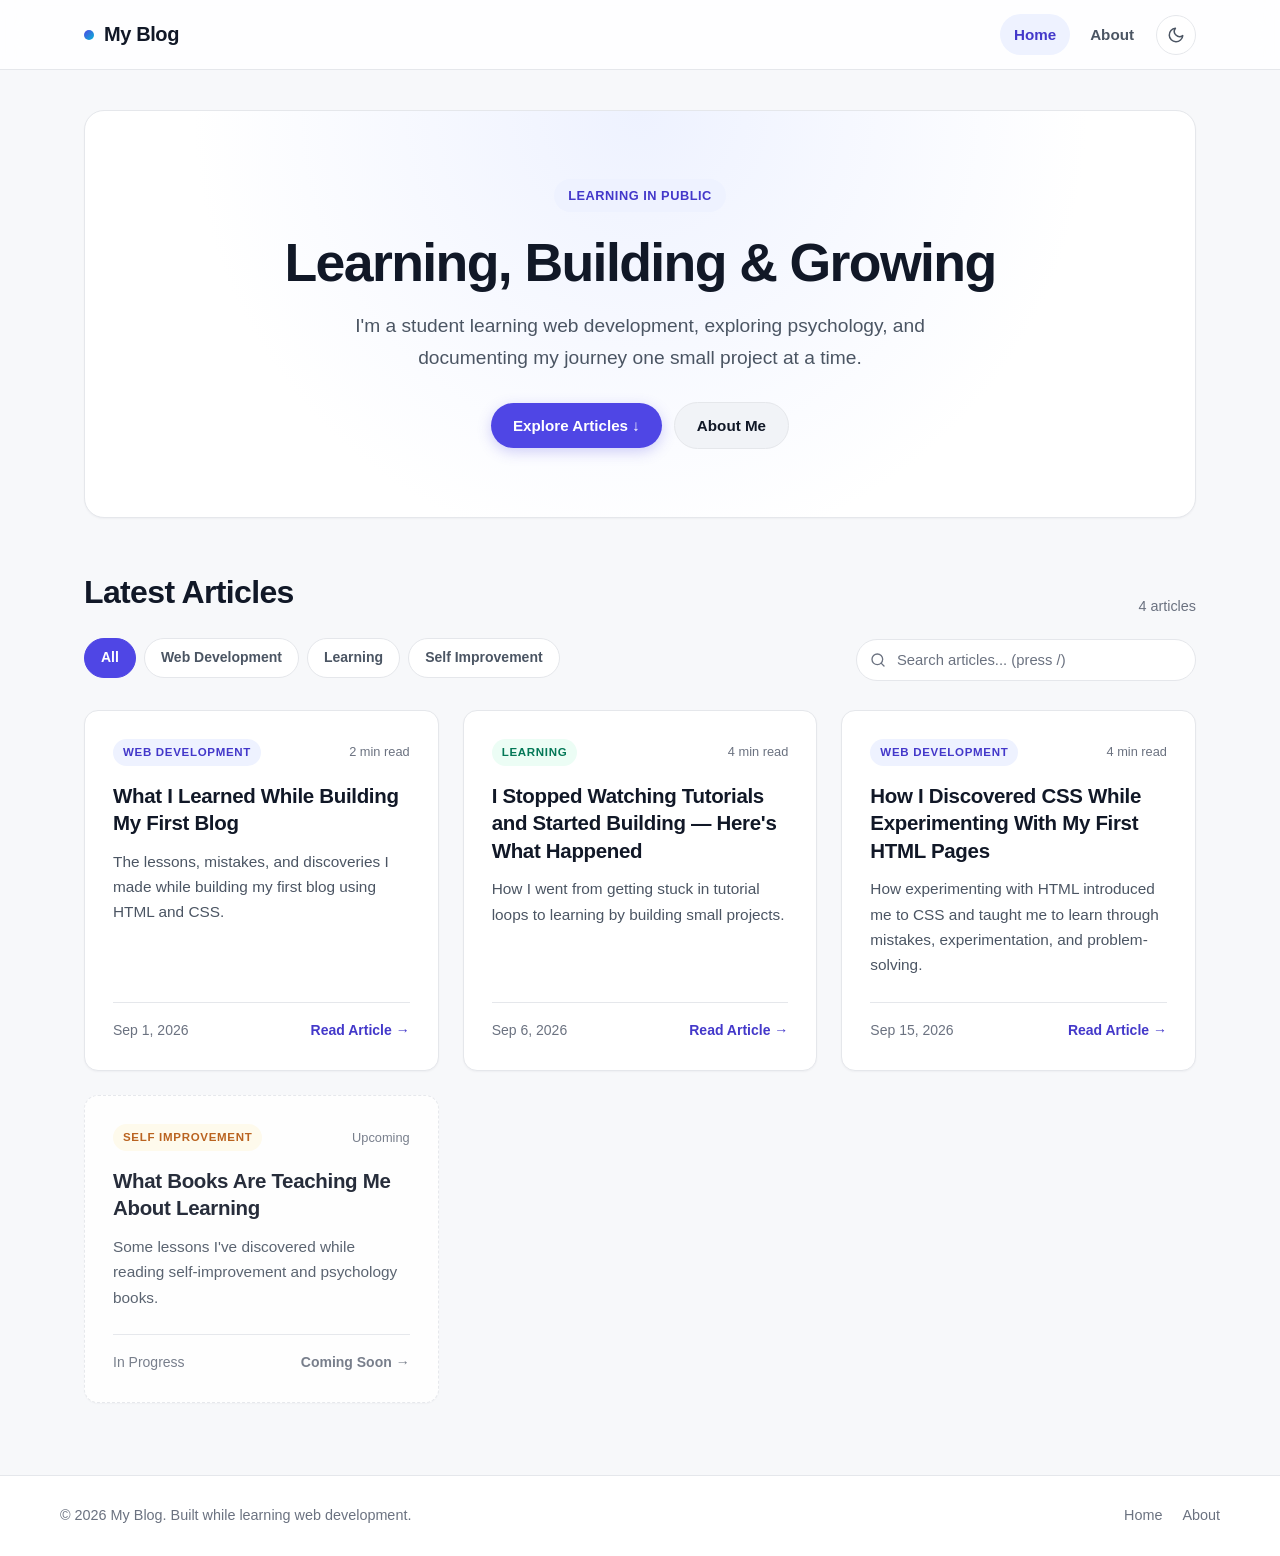
<file: index.html>
<!DOCTYPE html>
<html lang="en">

<head>
    <meta charset="UTF-8">
    <meta name="viewport" content="width=device-width, initial-scale=1.0">
    <meta name="description" content="A student blog about learning web development, exploring psychology, and building projects in public.">
    <title>My Blog | Learning Web Development</title>
    <script>
        (function () {
            var t = localStorage.getItem("blog-theme") || (window.matchMedia("(prefers-color-scheme: dark)").matches ? "dark" : "light");
            document.documentElement.setAttribute("data-theme", t);
        })();
    </script>
    <link rel="stylesheet" href="css/style.css?v=3">
</head>

<body>

    <header>
        <div class="header-container">
            <a href="index.html" class="brand">
                <span class="brand-dot" aria-hidden="true"></span>
                <span>My Blog</span>
            </a>

            <div class="header-actions">
                <nav id="main-nav" aria-label="Primary navigation">
                    <a href="index.html" class="active">Home</a>
                    <a href="about.html">About</a>
                </nav>

                <button type="button" id="theme-toggle" class="icon-btn" aria-label="Toggle dark mode" title="Toggle theme"></button>

                <button type="button" id="menu-toggle" class="icon-btn menu-toggle" aria-label="Toggle navigation menu" aria-expanded="false" aria-controls="main-nav">
                    <svg width="20" height="20" viewBox="0 0 24 24" fill="none" stroke="currentColor" stroke-width="2" stroke-linecap="round" stroke-linejoin="round" aria-hidden="true">
                        <line x1="3" y1="6" x2="21" y2="6"></line>
                        <line x1="3" y1="12" x2="21" y2="12"></line>
                        <line x1="3" y1="18" x2="21" y2="18"></line>
                    </svg>
                </button>
            </div>
        </div>
    </header>

    <main>
        <section class="hero">
            <div class="hero-content">
                <span class="hero-badge">Learning in Public</span>
                <h1>Learning, Building &amp; Growing</h1>
                <p>
                    I'm a student learning web development, exploring psychology, and documenting my journey one small project at a time.
                </p>
                <div class="hero-cta">
                    <a href="#articles" class="btn btn-primary">Explore Articles ↓</a>
                    <a href="about.html" class="btn btn-secondary">About Me</a>
                </div>
            </div>
        </section>

        <section id="articles" class="latest-articles">
            <div class="section-header">
                <h2>Latest Articles</h2>
                <span id="article-count" class="article-count">4 articles</span>
            </div>

            <div class="controls-bar">
                <div class="filter-pills" role="group" aria-label="Filter articles by category">
                    <button type="button" class="filter-pill active" data-filter="all">All</button>
                    <button type="button" class="filter-pill" data-filter="web-development">Web Development</button>
                    <button type="button" class="filter-pill" data-filter="learning">Learning</button>
                    <button type="button" class="filter-pill" data-filter="self-improvement">Self Improvement</button>
                </div>

                <div class="search-box">
                    <svg width="16" height="16" viewBox="0 0 24 24" fill="none" stroke="currentColor" stroke-width="2" stroke-linecap="round" stroke-linejoin="round" aria-hidden="true">
                        <circle cx="11" cy="11" r="8"></circle>
                        <line x1="21" y1="21" x2="16.65" y2="16.65"></line>
                    </svg>
                    <input type="search" id="article-search" class="search-input" placeholder="Search articles... (press /)" aria-label="Search articles">
                    <button type="button" id="search-clear" class="search-clear" aria-label="Clear search">×</button>
                </div>
            </div>

            <div class="article-grid">

                <article class="article-card" data-category="web-development">
                    <div class="card-top">
                        <span class="category" data-cat="web-development">Web Development</span>
                        <span class="read-time">2 min read</span>
                    </div>
                    <h3>What I Learned While Building My First Blog</h3>
                    <p>
                        The lessons, mistakes, and discoveries I made while building my first blog using HTML and CSS.
                    </p>
                    <div class="card-footer">
                        <span class="card-date">Sep 1, 2026</span>
                        <a class="read-more" href="building-my-first-blog.html">Read Article →</a>
                    </div>
                </article>

                <article class="article-card" data-category="learning">
                    <div class="card-top">
                        <span class="category" data-cat="learning">Learning</span>
                        <span class="read-time">4 min read</span>
                    </div>
                    <h3>I Stopped Watching Tutorials and Started Building — Here's What Happened</h3>
                    <p>
                        How I went from getting stuck in tutorial loops to learning by building small projects.
                    </p>
                    <div class="card-footer">
                        <span class="card-date">Sep 6, 2026</span>
                        <a class="read-more" href="article-2.html">Read Article →</a>
                    </div>
                </article>

                <article class="article-card" data-category="web-development">
                    <div class="card-top">
                        <span class="category" data-cat="web-development">Web Development</span>
                        <span class="read-time">4 min read</span>
                    </div>
                    <h3>How I Discovered CSS While Experimenting With My First HTML Pages</h3>
                    <p>
                        How experimenting with HTML introduced me to CSS and taught me to learn through mistakes, experimentation, and problem-solving.
                    </p>
                    <div class="card-footer">
                        <span class="card-date">Sep 15, 2026</span>
                        <a class="read-more" href="article-3.html">Read Article →</a>
                    </div>
                </article>

                <article class="article-card coming-soon" data-category="self-improvement">
                    <div class="card-top">
                        <span class="category" data-cat="self-improvement">Self Improvement</span>
                        <span class="read-time">Upcoming</span>
                    </div>
                    <h3>What Books Are Teaching Me About Learning</h3>
                    <p>
                        Some lessons I've discovered while reading self-improvement and psychology books.
                    </p>
                    <div class="card-footer">
                        <span class="card-date">In Progress</span>
                        <a class="read-more" href="#" data-coming-soon>Coming Soon →</a>
                    </div>
                </article>

            </div>

            <div id="empty-state" class="empty-state" role="status" aria-live="polite">
                <h3>No matching articles found</h3>
                <p>Try a different keyword or clear the category filter.</p>
                <button type="button" id="reset-filters" class="btn btn-secondary">Reset Filters</button>
            </div>
        </section>
    </main>

    <footer>
        <div class="footer-container">
            <p>© 2026 My Blog. Built while learning web development.</p>
            <div class="footer-links">
                <a href="index.html">Home</a>
                <a href="about.html">About</a>
            </div>
        </div>
    </footer>

    <button type="button" id="back-to-top" class="back-to-top" aria-label="Back to top" title="Back to top">
        <svg width="20" height="20" viewBox="0 0 24 24" fill="none" stroke="currentColor" stroke-width="2.2" stroke-linecap="round" stroke-linejoin="round" aria-hidden="true">
            <polyline points="18 15 12 9 6 15"></polyline>
        </svg>
    </button>

    <div id="toast" class="toast" role="status" aria-live="polite"></div>

    <script src="js/main.js" defer></script>
</body>

</html>
</file>
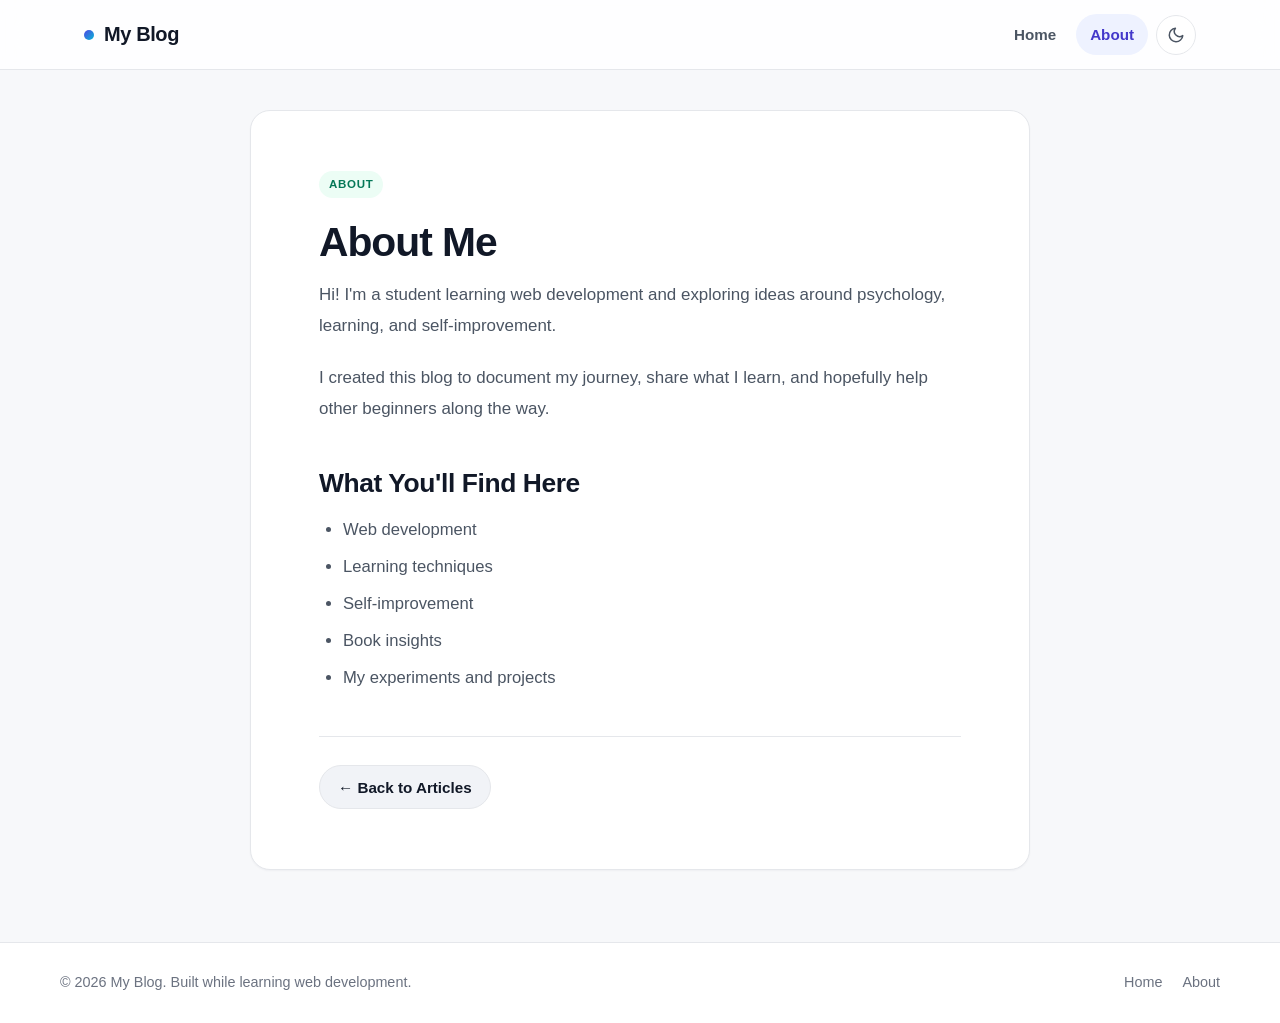
<file: about.html>
<!DOCTYPE html>
<html lang="en">

<head>
    <meta charset="UTF-8">
    <meta name="viewport" content="width=device-width, initial-scale=1.0">
    <meta name="description" content="About me — a student learning web development, psychology, and self-improvement.">
    <title>About | My Blog</title>
    <script>
        (function () {
            var t = localStorage.getItem("blog-theme") || (window.matchMedia("(prefers-color-scheme: dark)").matches ? "dark" : "light");
            document.documentElement.setAttribute("data-theme", t);
        })();
    </script>
    <link rel="stylesheet" href="css/style.css?v=3">
</head>

<body>

    <header>
        <div class="header-container">
            <a href="index.html" class="brand">
                <span class="brand-dot" aria-hidden="true"></span>
                <span>My Blog</span>
            </a>

            <div class="header-actions">
                <nav id="main-nav" aria-label="Primary navigation">
                    <a href="index.html">Home</a>
                    <a href="about.html" class="active">About</a>
                </nav>

                <button type="button" id="theme-toggle" class="icon-btn" aria-label="Toggle dark mode" title="Toggle theme"></button>

                <button type="button" id="menu-toggle" class="icon-btn menu-toggle" aria-label="Toggle navigation menu" aria-expanded="false" aria-controls="main-nav">
                    <svg width="20" height="20" viewBox="0 0 24 24" fill="none" stroke="currentColor" stroke-width="2" stroke-linecap="round" stroke-linejoin="round" aria-hidden="true">
                        <line x1="3" y1="6" x2="21" y2="6"></line>
                        <line x1="3" y1="12" x2="21" y2="12"></line>
                        <line x1="3" y1="18" x2="21" y2="18"></line>
                    </svg>
                </button>
            </div>
        </div>
    </header>

    <main>
        <article class="full-article">
            <div class="article-meta-bar">
                <span class="category" data-cat="learning">About</span>
            </div>

            <h2>About Me</h2>

            <p>
                Hi! I'm a student learning web development and exploring ideas around psychology, learning, and self-improvement.
            </p>

            <p>
                I created this blog to document my journey, share what I learn, and hopefully help other beginners along the way.
            </p>

            <h3>What You'll Find Here</h3>

            <ul>
                <li>Web development</li>
                <li>Learning techniques</li>
                <li>Self-improvement</li>
                <li>Book insights</li>
                <li>My experiments and projects</li>
            </ul>

            <div class="article-nav-footer">
                <a href="index.html" class="back-link">← Back to Articles</a>
            </div>
        </article>
    </main>

    <footer>
        <div class="footer-container">
            <p>© 2026 My Blog. Built while learning web development.</p>
            <div class="footer-links">
                <a href="index.html">Home</a>
                <a href="about.html">About</a>
            </div>
        </div>
    </footer>

    <button type="button" id="back-to-top" class="back-to-top" aria-label="Back to top" title="Back to top">
        <svg width="20" height="20" viewBox="0 0 24 24" fill="none" stroke="currentColor" stroke-width="2.2" stroke-linecap="round" stroke-linejoin="round" aria-hidden="true">
            <polyline points="18 15 12 9 6 15"></polyline>
        </svg>
    </button>

    <div id="toast" class="toast" role="status" aria-live="polite"></div>

    <script src="js/main.js" defer></script>
</body>

</html>
</file>
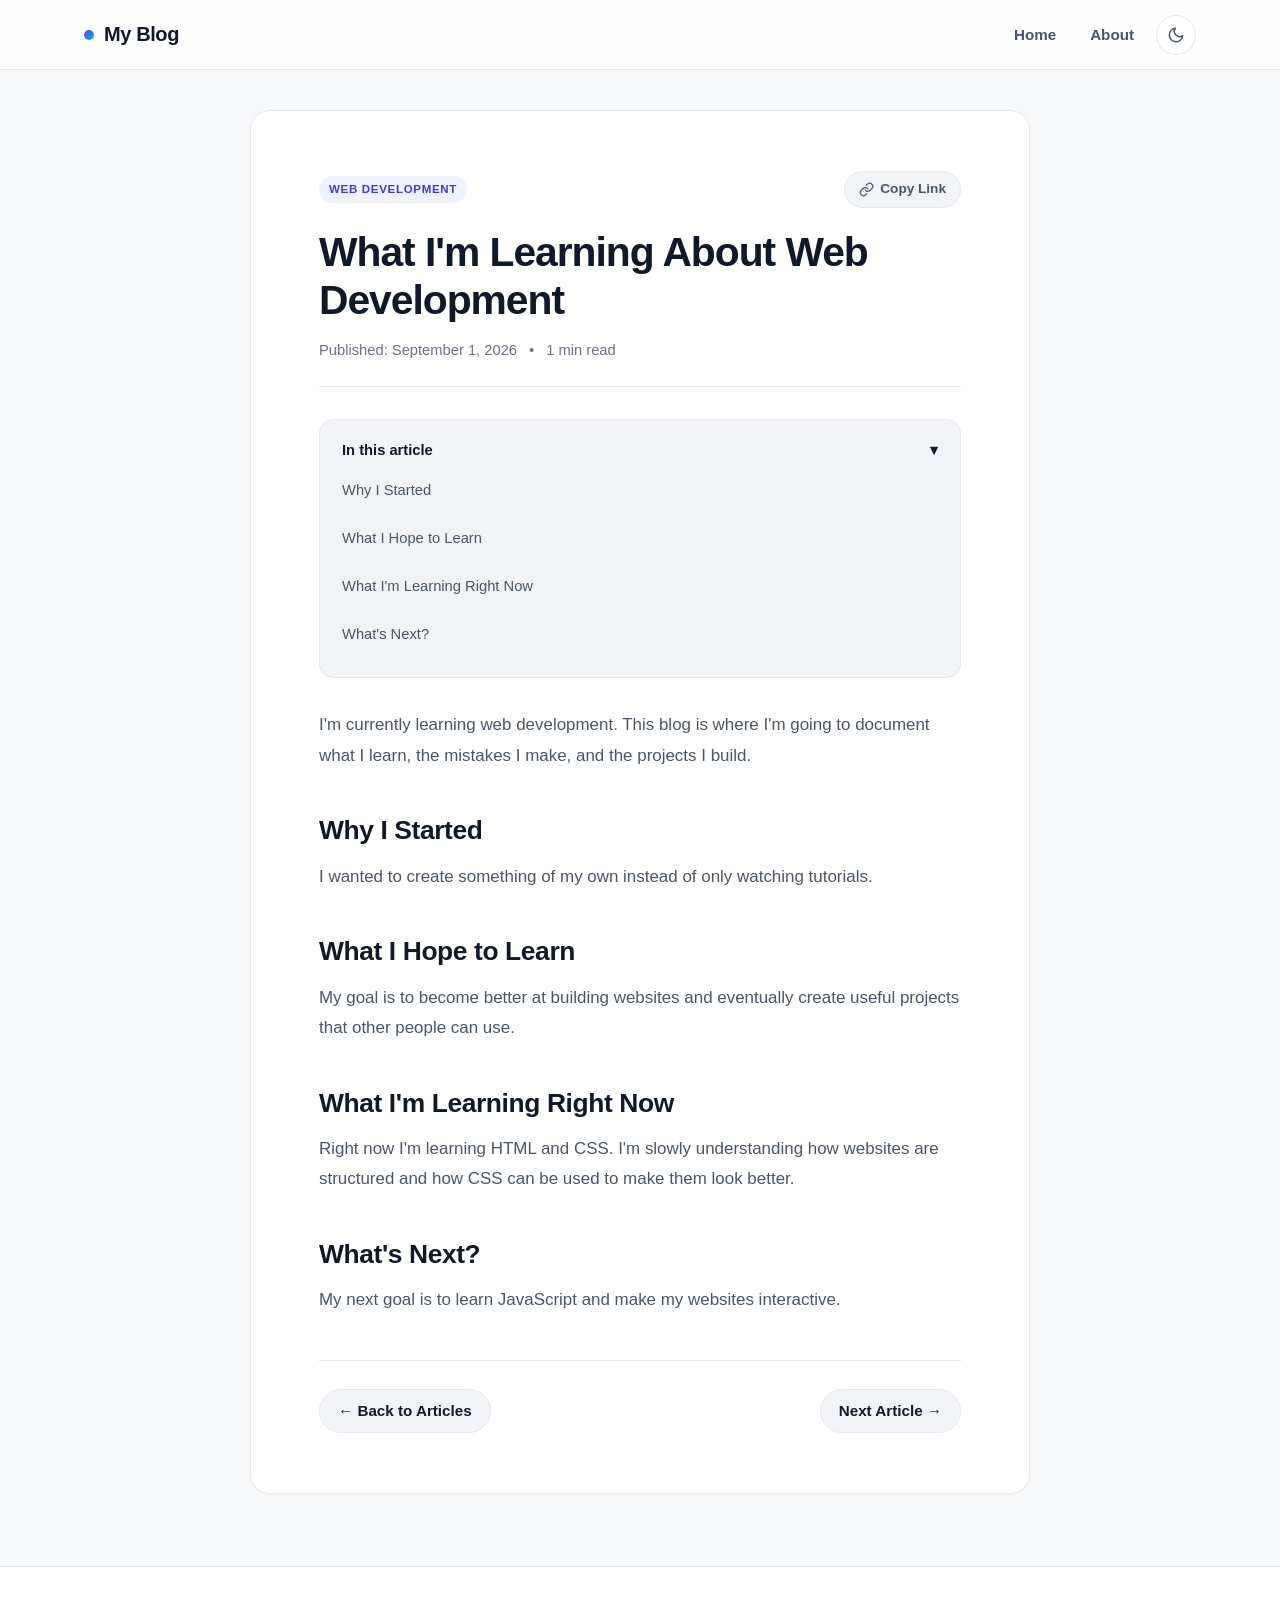
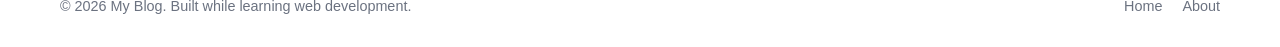
<file: article-1.html>
<!DOCTYPE html>
<html lang="en">

<head>
    <meta charset="UTF-8">
    <meta name="viewport" content="width=device-width, initial-scale=1.0">
    <meta name="description" content="What I learned, what confused me, and what changed when I built my first blog using HTML and CSS.">
    <meta name="author" content="Isagi">
    <link rel="canonical" href="https://isagi398.github.io/building-my-first-blog.html">
    <title>What I'm Learning About Web Development | My Blog</title>
    <script>
        (function () {
            var t = localStorage.getItem("blog-theme") || (window.matchMedia("(prefers-color-scheme: dark)").matches ? "dark" : "light");
            document.documentElement.setAttribute("data-theme", t);
        })();
    </script>
    <link rel="stylesheet" href="css/style.css?v=3">
</head>

<body>
    <div id="reading-progress" class="reading-progress" aria-hidden="true"></div>

    <header>
        <div class="header-container">
            <a href="index.html" class="brand">
                <span class="brand-dot" aria-hidden="true"></span>
                <span>My Blog</span>
            </a>

            <div class="header-actions">
                <nav id="main-nav" aria-label="Primary navigation">
                    <a href="index.html">Home</a>
                    <a href="about.html">About</a>
                </nav>

                <button type="button" id="theme-toggle" class="icon-btn" aria-label="Toggle dark mode" title="Toggle theme"></button>

                <button type="button" id="menu-toggle" class="icon-btn menu-toggle" aria-label="Toggle navigation menu" aria-expanded="false" aria-controls="main-nav">
                    <svg width="20" height="20" viewBox="0 0 24 24" fill="none" stroke="currentColor" stroke-width="2" stroke-linecap="round" stroke-linejoin="round" aria-hidden="true">
                        <line x1="3" y1="6" x2="21" y2="6"></line>
                        <line x1="3" y1="12" x2="21" y2="12"></line>
                        <line x1="3" y1="18" x2="21" y2="18"></line>
                    </svg>
                </button>
            </div>
        </div>
    </header>

    <main>
        <article class="full-article">
            <div class="article-meta-bar">
                <span class="category" data-cat="web-development">Web Development</span>
                <button type="button" id="share-article" class="share-btn">
                    <svg width="15" height="15" viewBox="0 0 24 24" fill="none" stroke="currentColor" stroke-width="2" stroke-linecap="round" stroke-linejoin="round" aria-hidden="true">
                        <path d="M10 13a5 5 0 0 0 7.54.54l3-3a5 5 0 0 0-7.07-7.07l-1.72 1.71"></path>
                        <path d="M14 11a5 5 0 0 0-7.54-.54l-3 3a5 5 0 0 0 7.07 7.07l1.71-1.71"></path>
                    </svg>
                    <span>Copy Link</span>
                </button>
            </div>

            <h2>What I'm Learning About Web Development</h2>

            <div class="article-byline">
                <span>Published: September 1, 2026</span>
                <span>•</span>
                <span id="article-read-time">1 min read</span>
            </div>

            <div id="article-toc" class="toc-box" hidden></div>

            <p>
                I'm currently learning web development. This blog is where I'm going to document what I learn, the mistakes I make, and the projects I build.
            </p>

            <h3>Why I Started</h3>
            <p>
                I wanted to create something of my own instead of only watching tutorials.
            </p>

            <h3>What I Hope to Learn</h3>
            <p>
                My goal is to become better at building websites and eventually create useful projects that other people can use.
            </p>

            <h3>What I'm Learning Right Now</h3>
            <p>
                Right now I'm learning HTML and CSS. I'm slowly understanding how websites are structured and how CSS can be used to make them look better.
            </p>

            <h3>What's Next?</h3>
            <p>
                My next goal is to learn JavaScript and make my websites interactive.
            </p>

            <div class="article-nav-footer">
                <a href="index.html" class="back-link">← Back to Articles</a>
                <a href="article-2.html" class="back-link">Next Article →</a>
            </div>
        </article>
    </main>

    <footer>
        <div class="footer-container">
            <p>© 2026 My Blog. Built while learning web development.</p>
            <div class="footer-links">
                <a href="index.html">Home</a>
                <a href="about.html">About</a>
            </div>
        </div>
    </footer>

    <button type="button" id="back-to-top" class="back-to-top" aria-label="Back to top" title="Back to top">
        <svg width="20" height="20" viewBox="0 0 24 24" fill="none" stroke="currentColor" stroke-width="2.2" stroke-linecap="round" stroke-linejoin="round" aria-hidden="true">
            <polyline points="18 15 12 9 6 15"></polyline>
        </svg>
    </button>

    <div id="toast" class="toast" role="status" aria-live="polite"></div>

    <script src="js/main.js" defer></script>
</body>

</html>
</file>
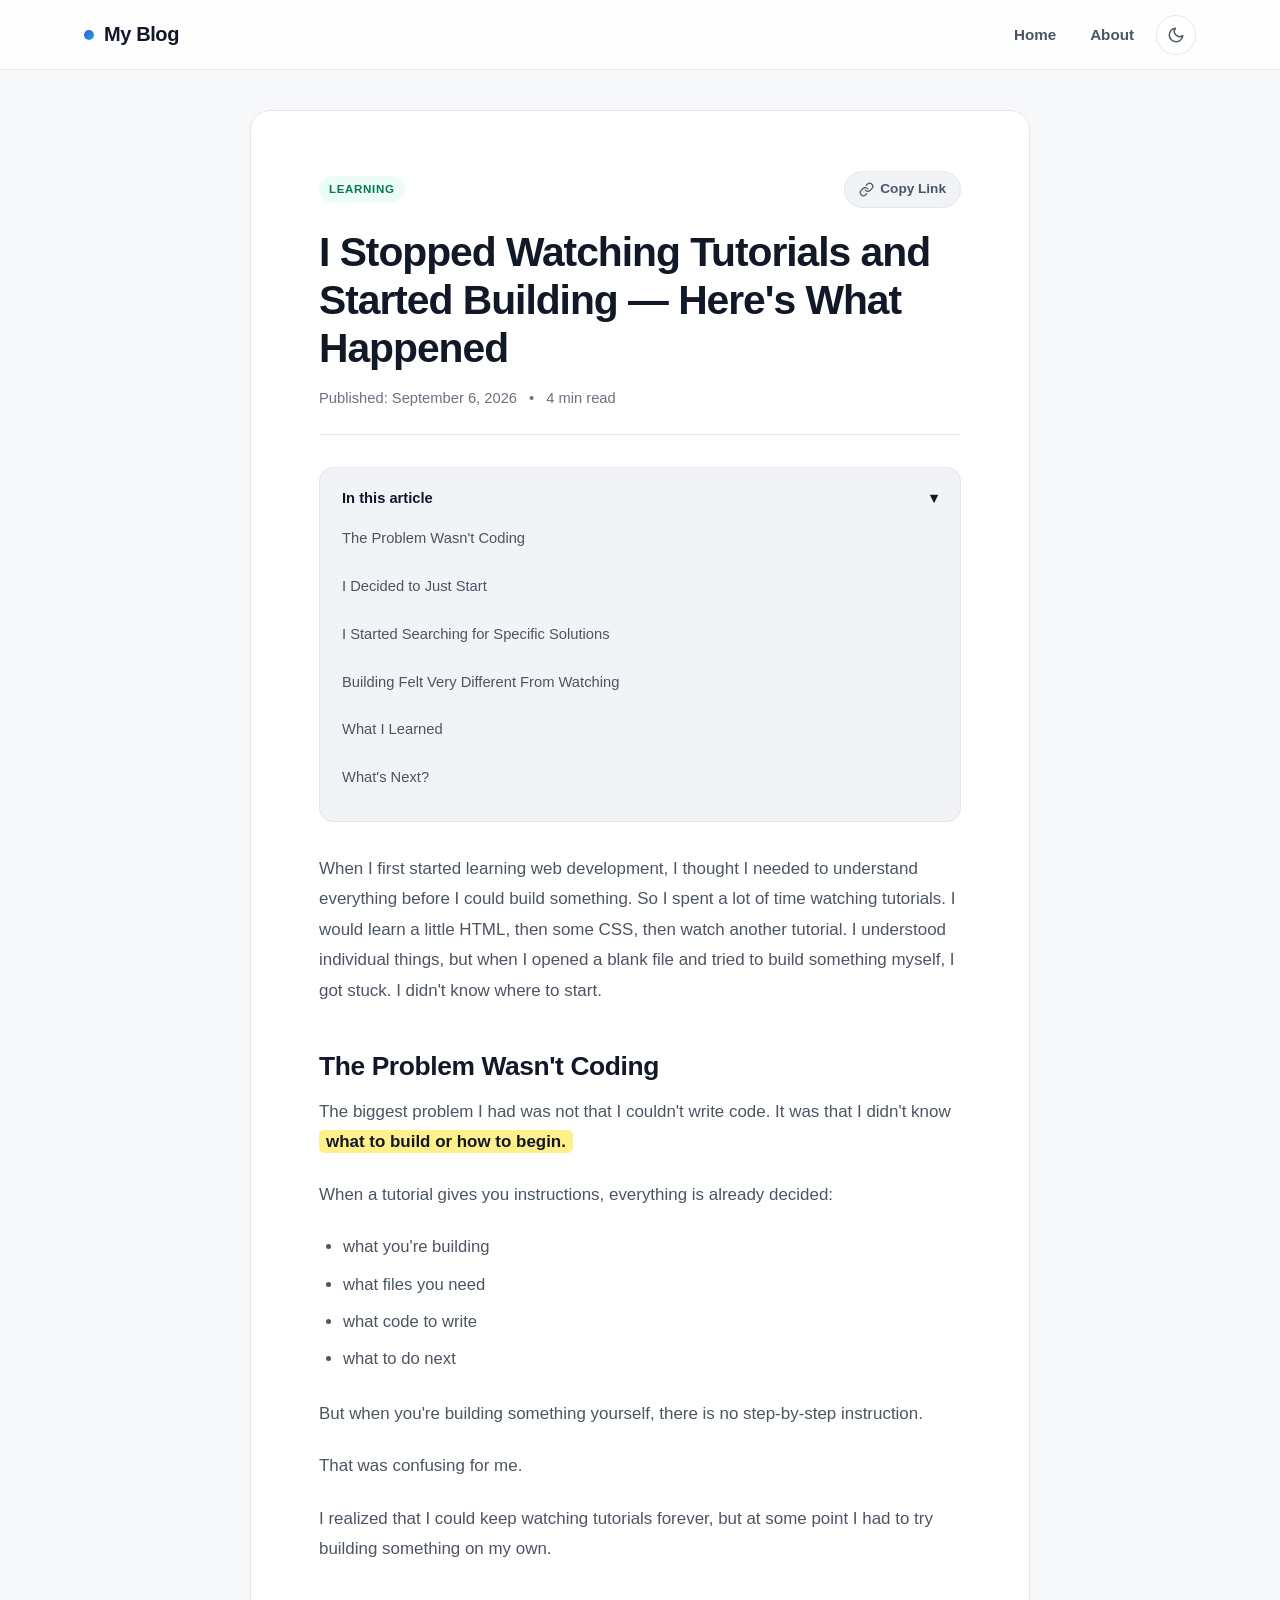
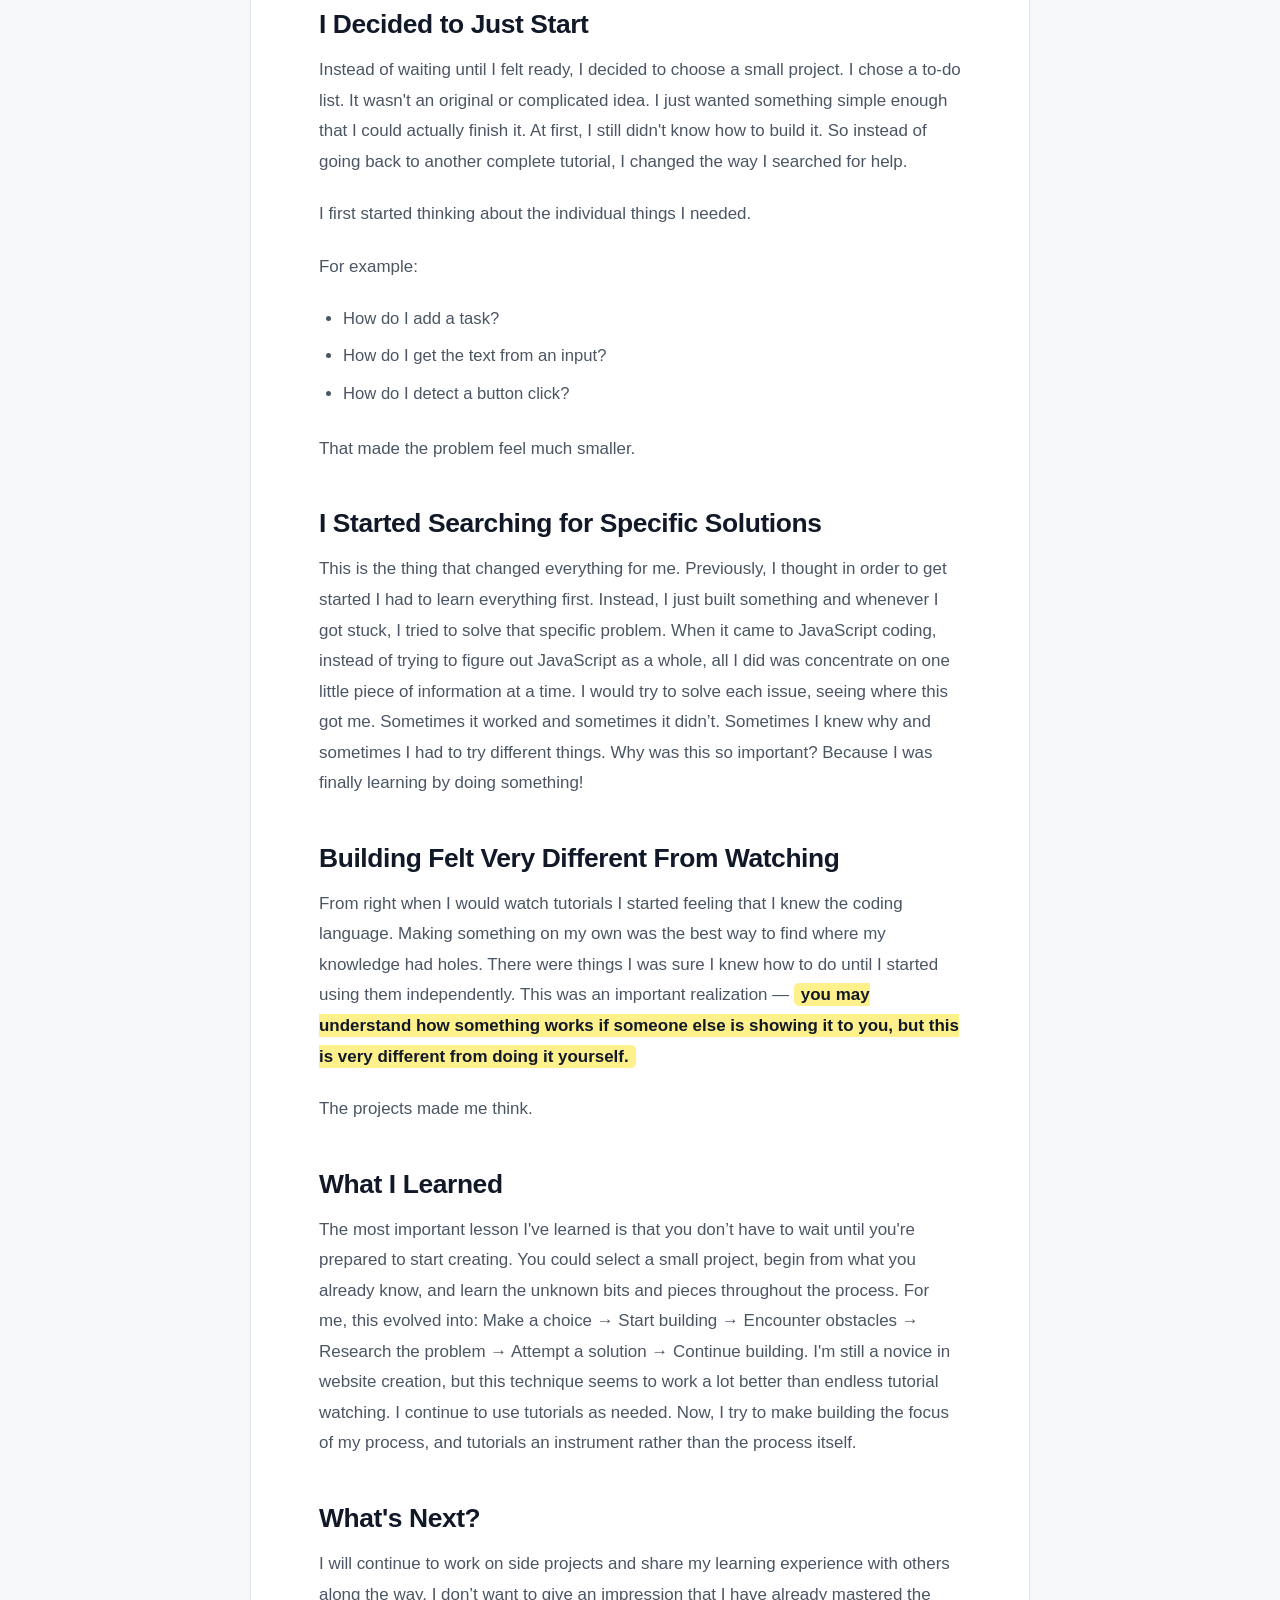
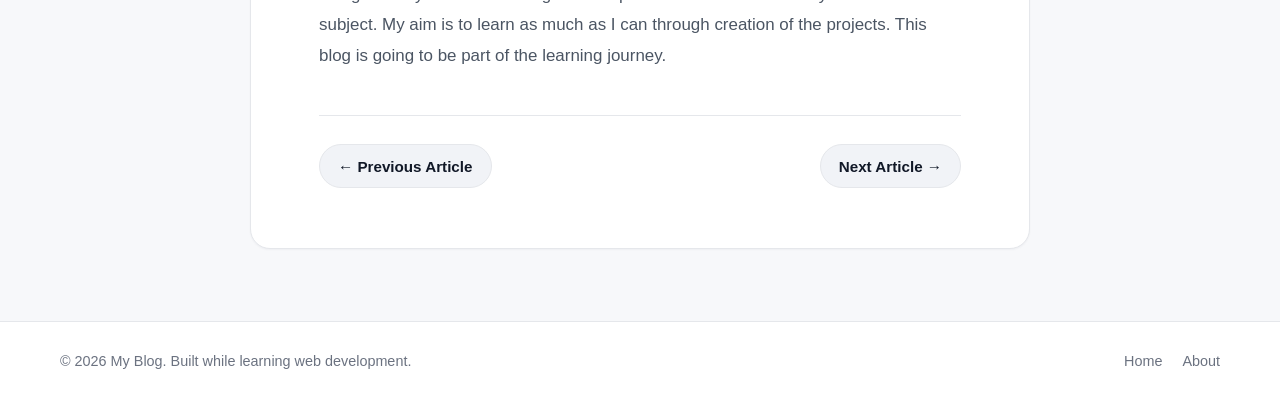
<file: article-2.html>
<!DOCTYPE html>
<html lang="en">

<head>
    <meta charset="UTF-8">
    <meta name="viewport" content="width=device-width, initial-scale=1.0">
    <meta name="description" content="What I learned after stopping tutorial-only learning and starting to build small web development projects on my own.">
    <meta name="author" content="Isagi">
    <link rel="canonical" href="https://isagi398.github.io/article-2.html">
    <title>I Stopped Watching Tutorials and Started Building | My Blog</title>
    <script>
        (function () {
            var t = localStorage.getItem("blog-theme") || (window.matchMedia("(prefers-color-scheme: dark)").matches ? "dark" : "light");
            document.documentElement.setAttribute("data-theme", t);
        })();
    </script>
    <link rel="stylesheet" href="css/style.css?v=3">
</head>

<body>
    <div id="reading-progress" class="reading-progress" aria-hidden="true"></div>

    <header>
        <div class="header-container">
            <a href="index.html" class="brand">
                <span class="brand-dot" aria-hidden="true"></span>
                <span>My Blog</span>
            </a>

            <div class="header-actions">
                <nav id="main-nav" aria-label="Primary navigation">
                    <a href="index.html">Home</a>
                    <a href="about.html">About</a>
                </nav>

                <button type="button" id="theme-toggle" class="icon-btn" aria-label="Toggle dark mode" title="Toggle theme"></button>

                <button type="button" id="menu-toggle" class="icon-btn menu-toggle" aria-label="Toggle navigation menu" aria-expanded="false" aria-controls="main-nav">
                    <svg width="20" height="20" viewBox="0 0 24 24" fill="none" stroke="currentColor" stroke-width="2" stroke-linecap="round" stroke-linejoin="round" aria-hidden="true">
                        <line x1="3" y1="6" x2="21" y2="6"></line>
                        <line x1="3" y1="12" x2="21" y2="12"></line>
                        <line x1="3" y1="18" x2="21" y2="18"></line>
                    </svg>
                </button>
            </div>
        </div>
    </header>

    <main>
        <article class="full-article">
            <div class="article-meta-bar">
                <span class="category" data-cat="learning">Learning</span>
                <button type="button" id="share-article" class="share-btn">
                    <svg width="15" height="15" viewBox="0 0 24 24" fill="none" stroke="currentColor" stroke-width="2" stroke-linecap="round" stroke-linejoin="round" aria-hidden="true">
                        <path d="M10 13a5 5 0 0 0 7.54.54l3-3a5 5 0 0 0-7.07-7.07l-1.72 1.71"></path>
                        <path d="M14 11a5 5 0 0 0-7.54-.54l-3 3a5 5 0 0 0 7.07 7.07l1.71-1.71"></path>
                    </svg>
                    <span>Copy Link</span>
                </button>
            </div>

            <h2>I Stopped Watching Tutorials and Started Building — Here's What Happened</h2>

            <div class="article-byline">
                <span>Published: September 6, 2026</span>
                <span>•</span>
                <span id="article-read-time">4 min read</span>
            </div>

            <div id="article-toc" class="toc-box" hidden></div>

            <p>
                When I first started learning web development, I thought I needed to understand everything before I could build something.
                So I spent a lot of time watching tutorials.
                I would learn a little HTML, then some CSS, then watch another tutorial. I understood individual things, but when I opened a blank file and tried to build something myself, I got stuck.
                I didn't know where to start.
            </p>

            <h3>The Problem Wasn't Coding</h3>
            <p>
                The biggest problem I had was not that I couldn't write code.
                It was that I didn't know <mark>what to build or how to begin.</mark>
            </p>
            <p>When a tutorial gives you instructions, everything is already decided:</p>
            <ul>
                <li>what you're building</li>
                <li>what files you need</li>
                <li>what code to write</li>
                <li>what to do next</li>
            </ul>
            <p>But when you're building something yourself, there is no step-by-step instruction.</p>
            <p>That was confusing for me.</p>
            <p>I realized that I could keep watching tutorials forever, but at some point I had to try building something on my own.</p>

            <h3>I Decided to Just Start</h3>
            <p>
                Instead of waiting until I felt ready, I decided to choose a small project.
                I chose a to-do list.
                It wasn't an original or complicated idea. I just wanted something simple enough that I could actually finish it.
                At first, I still didn't know how to build it.
                So instead of going back to another complete tutorial, I changed the way I searched for help.
            </p>
            <p>I first started thinking about the individual things I needed.</p>
            <p>For example:</p>
            <ul>
                <li>How do I add a task?</li>
                <li>How do I get the text from an input?</li>
                <li>How do I detect a button click?</li>
            </ul>
            <p>That made the problem feel much smaller.</p>

            <h3>I Started Searching for Specific Solutions</h3>
            <p>
                This is the thing that changed everything for me.
                Previously, I thought in order to get started I had to learn everything first.
                Instead, I just built something and whenever I got stuck, I tried to solve that specific problem.
                When it came to JavaScript coding, instead of trying to figure out JavaScript as a whole, all I did was concentrate on one little piece of information at a time.
                I would try to solve each issue, seeing where this got me.
                Sometimes it worked and sometimes it didn’t.
                Sometimes I knew why and sometimes I had to try different things.
                Why was this so important? Because I was finally learning by doing something!
            </p>

            <h3>Building Felt Very Different From Watching</h3>
            <p>
                From right when I would watch tutorials I started feeling that I knew the coding language.
                Making something on my own was the best way to find where my knowledge had holes.
                There were things I was sure I knew how to do until I started using them independently.
                This was an important realization — <mark>you may understand how something works if someone else is showing it to you, but this is very different from doing it yourself.</mark>
            </p>
            <p>The projects made me think.</p>

            <h3>What I Learned</h3>
            <p>
                The most important lesson I've learned is that you don’t have to wait until you're prepared to start creating.
                You could select a small project, begin from what you already know, and learn the unknown bits and pieces throughout the process.
                For me, this evolved into:
                Make a choice → Start building → Encounter obstacles → Research the problem → Attempt a solution → Continue building.
                I'm still a novice in website creation, but this technique seems to work a lot better than endless tutorial watching.
                I continue to use tutorials as needed.
                Now, I try to make building the focus of my process, and tutorials an instrument rather than the process itself.
            </p>

            <h3>What's Next?</h3>
            <p>
                I will continue to work on side projects and share my learning experience with others along the way.
                I don’t want to give an impression that I have already mastered the subject.
                My aim is to learn as much as I can through creation of the projects.
                This blog is going to be part of the learning journey.
            </p>

            <div class="article-nav-footer">
                <a href="building-my-first-blog.html" class="back-link">← Previous Article</a>
                <a href="article-3.html" class="back-link">Next Article →</a>
            </div>
        </article>
    </main>

    <footer>
        <div class="footer-container">
            <p>© 2026 My Blog. Built while learning web development.</p>
            <div class="footer-links">
                <a href="index.html">Home</a>
                <a href="about.html">About</a>
            </div>
        </div>
    </footer>

    <button type="button" id="back-to-top" class="back-to-top" aria-label="Back to top" title="Back to top">
        <svg width="20" height="20" viewBox="0 0 24 24" fill="none" stroke="currentColor" stroke-width="2.2" stroke-linecap="round" stroke-linejoin="round" aria-hidden="true">
            <polyline points="18 15 12 9 6 15"></polyline>
        </svg>
    </button>

    <div id="toast" class="toast" role="status" aria-live="polite"></div>

    <script src="js/main.js" defer></script>
</body>

</html>
</file>
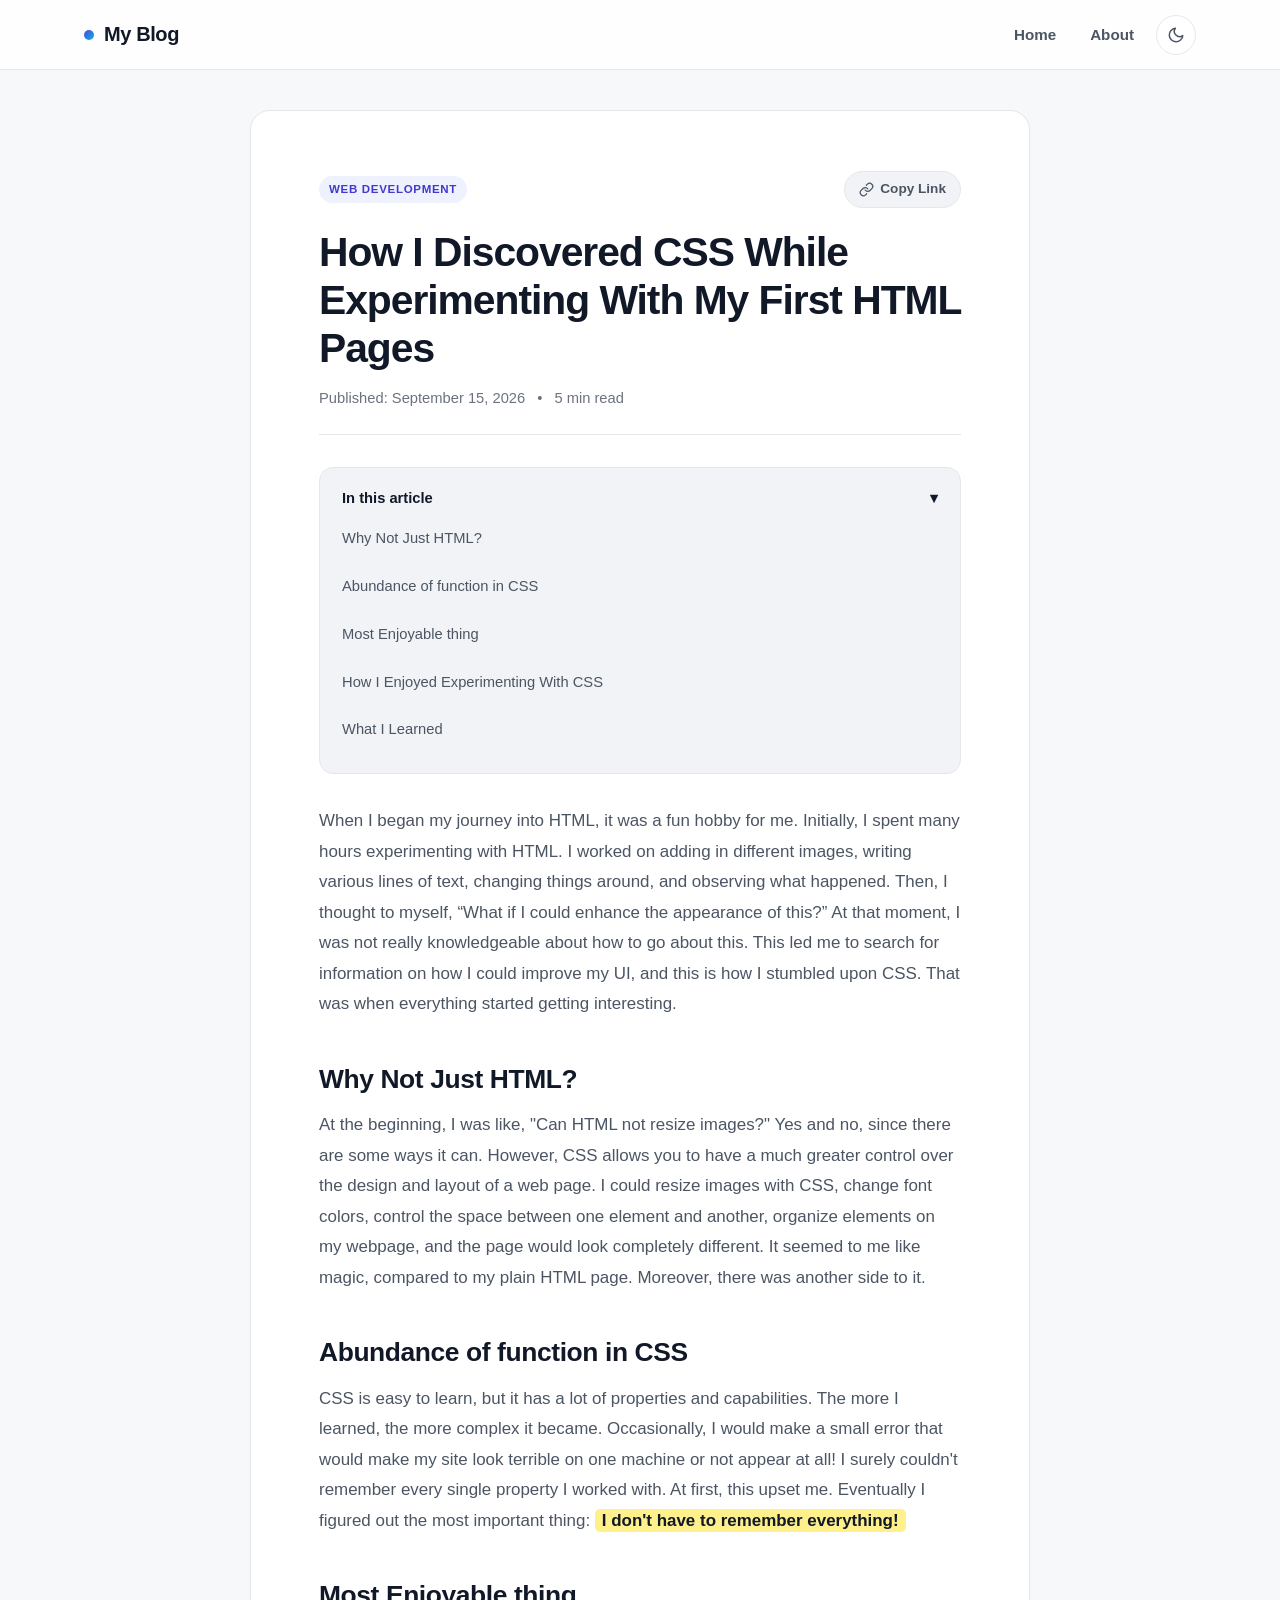
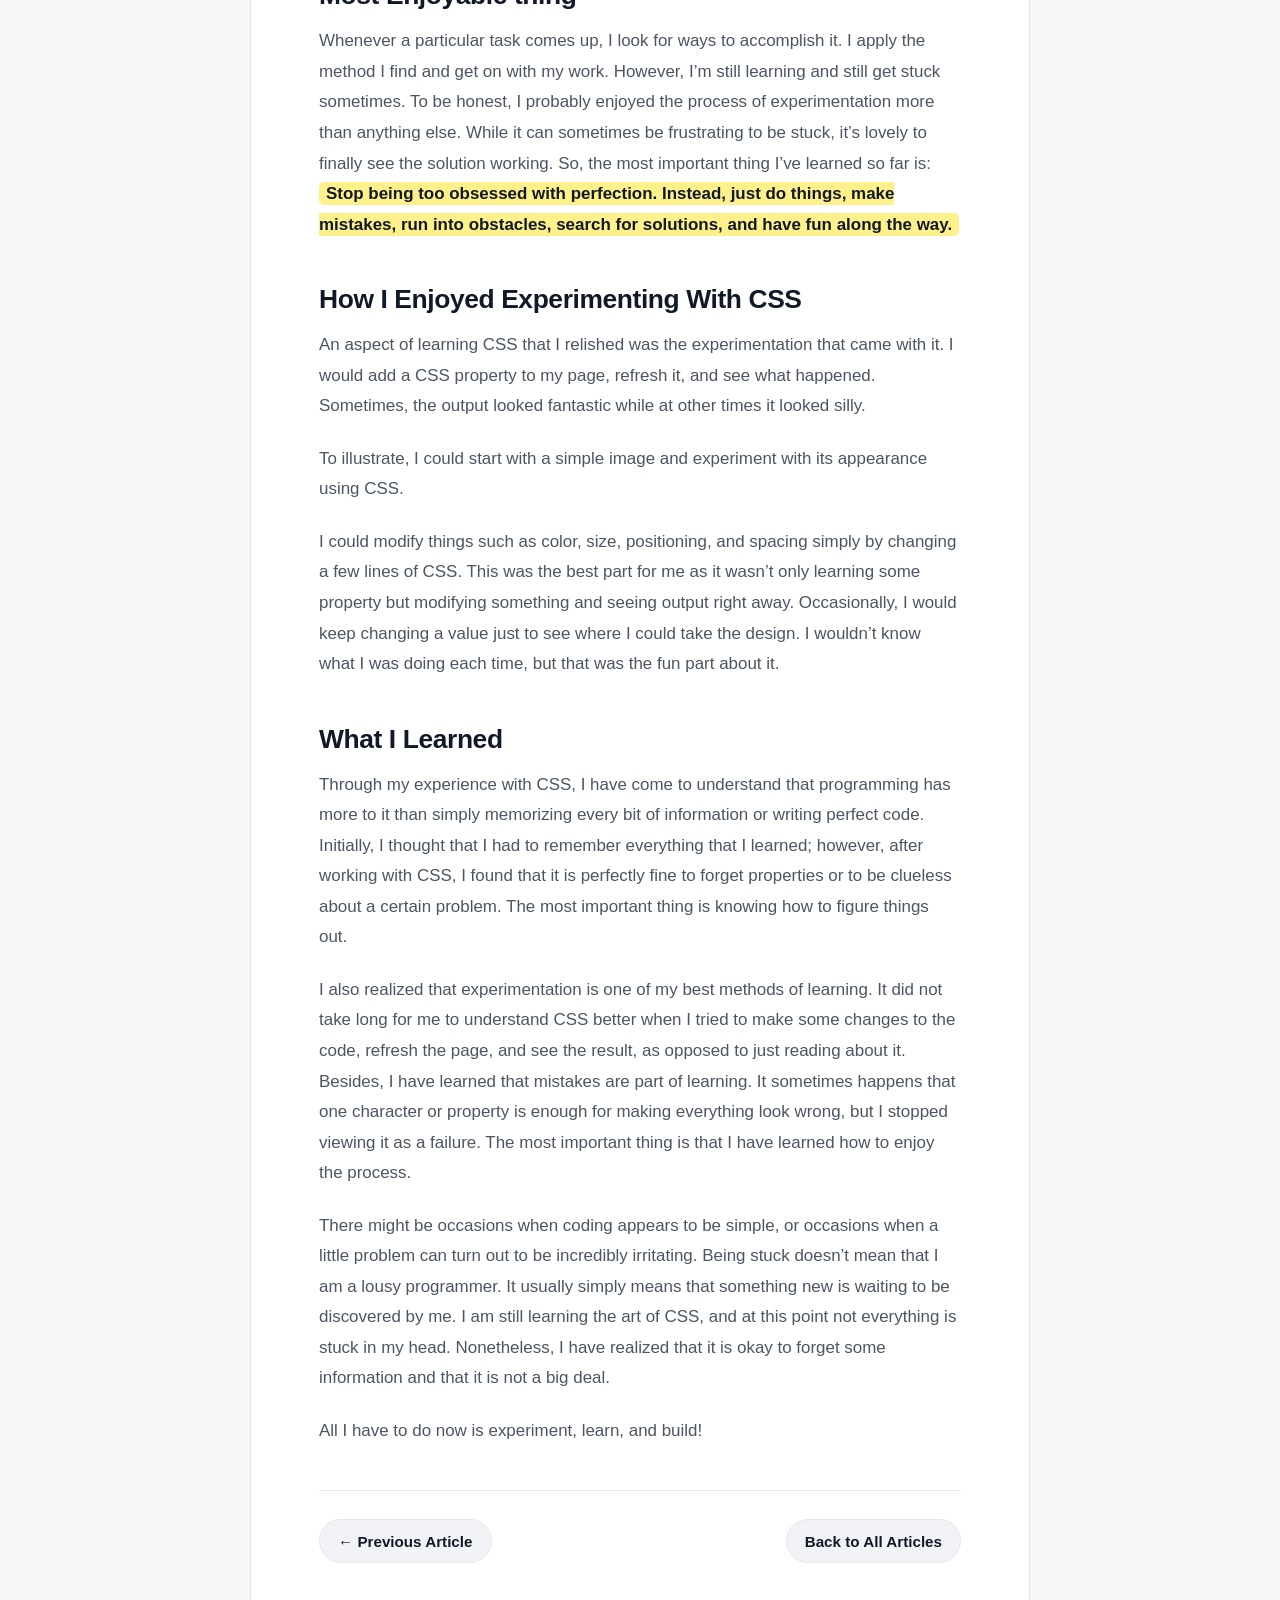
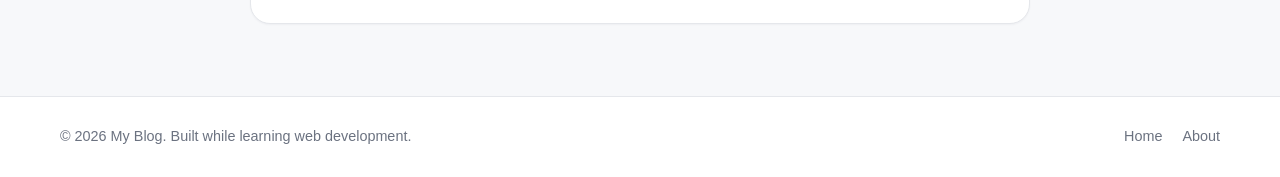
<file: article-3.html>
<!DOCTYPE html>
<html lang="en">

<head>
    <meta charset="UTF-8">
    <meta name="viewport" content="width=device-width, initial-scale=1.0">
    <meta name="description" content="How experimenting with my first HTML pages led me to CSS, and what I learned about learning through experimentation, mistakes, and problem-solving.">
    <meta name="author" content="Isagi">
    <link rel="canonical" href="https://isagi398.github.io/article-3.html">
    <title>How I Discovered CSS While Experimenting With My First HTML Pages | My Blog</title>
    <script>
        (function () {
            var t = localStorage.getItem("blog-theme") || (window.matchMedia("(prefers-color-scheme: dark)").matches ? "dark" : "light");
            document.documentElement.setAttribute("data-theme", t);
        })();
    </script>
    <link rel="stylesheet" href="css/style.css?v=3">
</head>

<body>
    <div id="reading-progress" class="reading-progress" aria-hidden="true"></div>

    <header>
        <div class="header-container">
            <a href="index.html" class="brand">
                <span class="brand-dot" aria-hidden="true"></span>
                <span>My Blog</span>
            </a>

            <div class="header-actions">
                <nav id="main-nav" aria-label="Primary navigation">
                    <a href="index.html">Home</a>
                    <a href="about.html">About</a>
                </nav>

                <button type="button" id="theme-toggle" class="icon-btn" aria-label="Toggle dark mode" title="Toggle theme"></button>

                <button type="button" id="menu-toggle" class="icon-btn menu-toggle" aria-label="Toggle navigation menu" aria-expanded="false" aria-controls="main-nav">
                    <svg width="20" height="20" viewBox="0 0 24 24" fill="none" stroke="currentColor" stroke-width="2" stroke-linecap="round" stroke-linejoin="round" aria-hidden="true">
                        <line x1="3" y1="6" x2="21" y2="6"></line>
                        <line x1="3" y1="12" x2="21" y2="12"></line>
                        <line x1="3" y1="18" x2="21" y2="18"></line>
                    </svg>
                </button>
            </div>
        </div>
    </header>

    <main>
        <article class="full-article">
            <div class="article-meta-bar">
                <span class="category" data-cat="web-development">Web Development</span>
                <button type="button" id="share-article" class="share-btn">
                    <svg width="15" height="15" viewBox="0 0 24 24" fill="none" stroke="currentColor" stroke-width="2" stroke-linecap="round" stroke-linejoin="round" aria-hidden="true">
                        <path d="M10 13a5 5 0 0 0 7.54.54l3-3a5 5 0 0 0-7.07-7.07l-1.72 1.71"></path>
                        <path d="M14 11a5 5 0 0 0-7.54-.54l-3 3a5 5 0 0 0 7.07 7.07l1.71-1.71"></path>
                    </svg>
                    <span>Copy Link</span>
                </button>
            </div>

            <h2>How I Discovered CSS While Experimenting With My First HTML Pages</h2>

            <div class="article-byline">
                <span>Published: September 15, 2026</span>
                <span>•</span>
                <span id="article-read-time">4 min read</span>
            </div>

            <div id="article-toc" class="toc-box" hidden></div>

            <p>
                When I began my journey into HTML, it was a fun hobby for me. Initially, I spent many hours experimenting with HTML. I worked on adding in different images, writing various lines of text, changing things around, and observing what happened.
                Then, I thought to myself, “What if I could enhance the appearance of this?”
                At that moment, I was not really knowledgeable about how to go about this. This led me to search for information on how I could improve my UI, and this is how I stumbled upon CSS.
                That was when everything started getting interesting.
            </p>

            <h3>Why Not Just HTML?</h3>
            <p>
                At the beginning, I was like, "Can HTML not resize images?" Yes and no, since there are some ways it can. However, CSS allows you to have a much greater control over the design and layout of a web page.
                I could resize images with CSS, change font colors, control the space between one element and another, organize elements on my webpage, and the page would look completely different. It seemed to me like magic, compared to my plain HTML page.
                Moreover, there was another side to it.
            </p>

            <h3>Abundance of function in CSS</h3>
            <p>
                CSS is easy to learn, but it has a lot of properties and capabilities. The more I learned, the more complex it became.
                Occasionally, I would make a small error that would make my site look terrible on one machine or not appear at all! I surely couldn't remember every single property I worked with.
                At first, this upset me.
                Eventually I figured out the most important thing: <mark>I don't have to remember everything!</mark>
            </p>

            <h3>Most Enjoyable thing</h3>
            <p>
                Whenever a particular task comes up, I look for ways to accomplish it. I apply the method I find and get on with my work. However, I’m still learning and still get stuck sometimes.
                To be honest, I probably enjoyed the process of experimentation more than anything else. While it can sometimes be frustrating to be stuck, it’s lovely to finally see the solution working.
                So, the most important thing I’ve learned so far is:
                <mark>Stop being too obsessed with perfection. Instead, just do things, make mistakes, run into obstacles, search for solutions, and have fun along the way.</mark>
            </p>

            <h3>How I Enjoyed Experimenting With CSS</h3>
            <p>
                An aspect of learning CSS that I relished was the experimentation that came with it.
                I would add a CSS property to my page, refresh it, and see what happened. Sometimes, the output looked fantastic while at other times it looked silly.
            </p>
            <p>
                To illustrate, I could start with a simple image and experiment with its appearance using CSS.
            </p>
            <p>
                I could modify things such as color, size, positioning, and spacing simply by changing a few lines of CSS.
                This was the best part for me as it wasn’t only learning some property but modifying something and seeing output right away.
                Occasionally, I would keep changing a value just to see where I could take the design. I wouldn’t know what I was doing each time, but that was the fun part about it.
            </p>

            <h3>What I Learned</h3>
            <p>
                Through my experience with CSS, I have come to understand that programming has more to it than simply memorizing every bit of information or writing perfect code.
                Initially, I thought that I had to remember everything that I learned; however, after working with CSS, I found that it is perfectly fine to forget properties or to be clueless about a certain problem.
                The most important thing is knowing how to figure things out.
            </p>
            <p>
                I also realized that experimentation is one of my best methods of learning. It did not take long for me to understand CSS better when I tried to make some changes to the code, refresh the page, and see the result, as opposed to just reading about it.
                Besides, I have learned that mistakes are part of learning. It sometimes happens that one character or property is enough for making everything look wrong, but I stopped viewing it as a failure.
                The most important thing is that I have learned how to enjoy the process.
            </p>
            <p>
                There might be occasions when coding appears to be simple, or occasions when a little problem can turn out to be incredibly irritating. Being stuck doesn’t mean that I am a lousy programmer. It usually simply means that something new is waiting to be discovered by me.
                I am still learning the art of CSS, and at this point not everything is stuck in my head. Nonetheless, I have realized that it is okay to forget some information and that it is not a big deal.
            </p>
            <p>
                All I have to do now is experiment, learn, and build!
            </p>

            <div class="article-nav-footer">
                <a href="article-2.html" class="back-link">← Previous Article</a>
                <a href="index.html" class="back-link">Back to All Articles</a>
            </div>
        </article>
    </main>

    <footer>
        <div class="footer-container">
            <p>© 2026 My Blog. Built while learning web development.</p>
            <div class="footer-links">
                <a href="index.html">Home</a>
                <a href="about.html">About</a>
            </div>
        </div>
    </footer>

    <button type="button" id="back-to-top" class="back-to-top" aria-label="Back to top" title="Back to top">
        <svg width="20" height="20" viewBox="0 0 24 24" fill="none" stroke="currentColor" stroke-width="2.2" stroke-linecap="round" stroke-linejoin="round" aria-hidden="true">
            <polyline points="18 15 12 9 6 15"></polyline>
        </svg>
    </button>

    <div id="toast" class="toast" role="status" aria-live="polite"></div>

    <script src="js/main.js" defer></script>
</body>

</html>
</file>
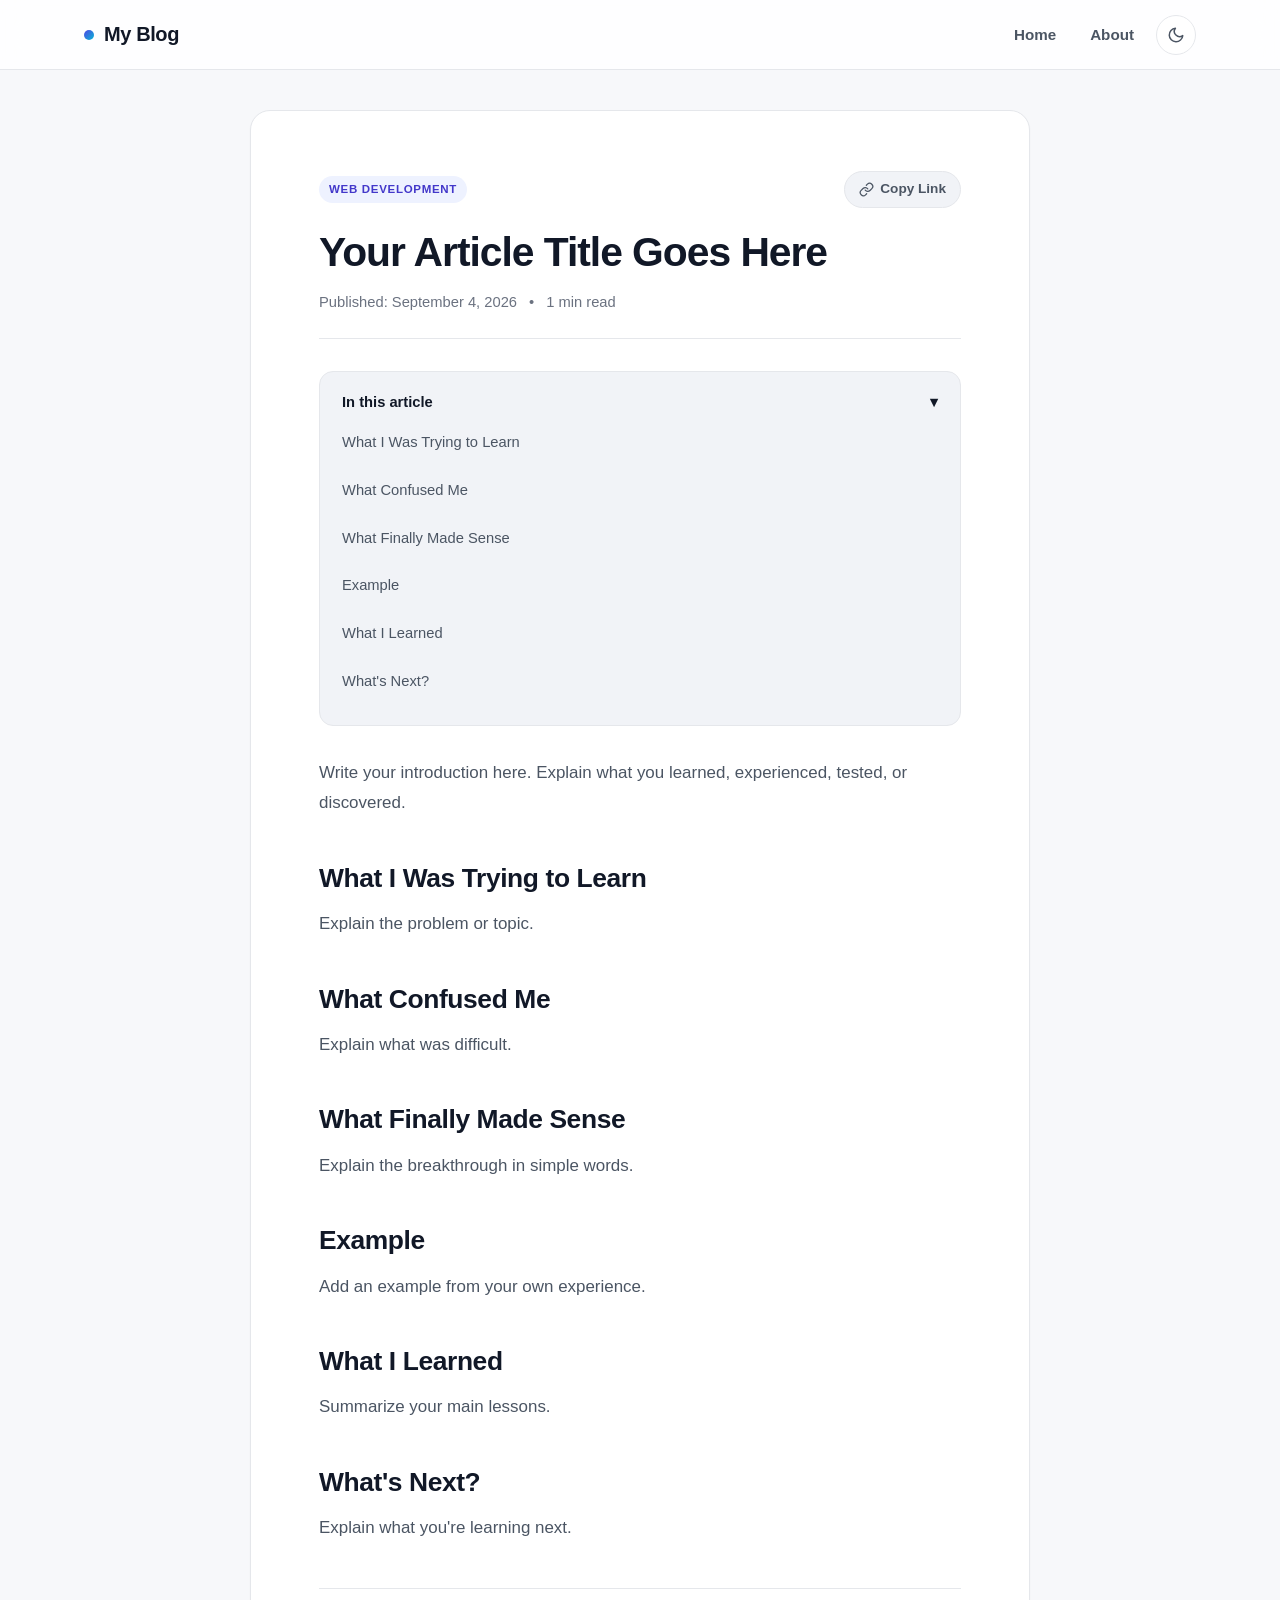
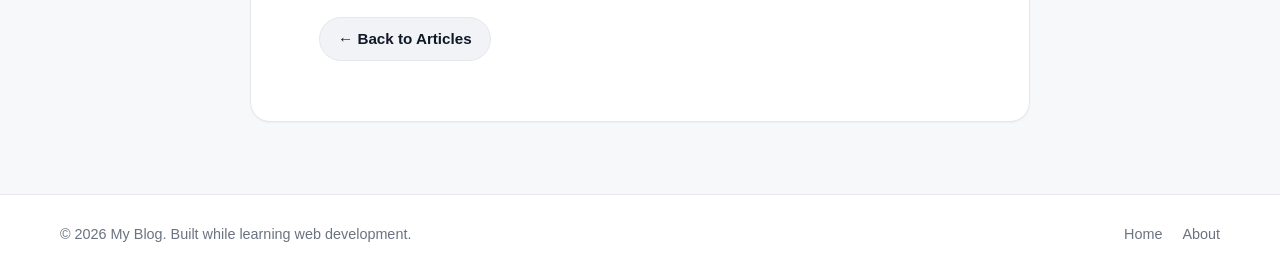
<file: article-template.html>
<!DOCTYPE html>
<html lang="en">

<head>
    <meta charset="UTF-8">
    <meta name="viewport" content="width=device-width, initial-scale=1.0">
    <title>Article Title | My Blog</title>
    <script>
        (function () {
            var t = localStorage.getItem("blog-theme") || (window.matchMedia("(prefers-color-scheme: dark)").matches ? "dark" : "light");
            document.documentElement.setAttribute("data-theme", t);
        })();
    </script>
    <link rel="stylesheet" href="css/style.css?v=3">
</head>

<body>
    <div id="reading-progress" class="reading-progress" aria-hidden="true"></div>

    <header>
        <div class="header-container">
            <a href="index.html" class="brand">
                <span class="brand-dot" aria-hidden="true"></span>
                <span>My Blog</span>
            </a>

            <div class="header-actions">
                <nav id="main-nav" aria-label="Primary navigation">
                    <a href="index.html">Home</a>
                    <a href="about.html">About</a>
                </nav>

                <button type="button" id="theme-toggle" class="icon-btn" aria-label="Toggle dark mode" title="Toggle theme"></button>

                <button type="button" id="menu-toggle" class="icon-btn menu-toggle" aria-label="Toggle navigation menu" aria-expanded="false" aria-controls="main-nav">
                    <svg width="20" height="20" viewBox="0 0 24 24" fill="none" stroke="currentColor" stroke-width="2" stroke-linecap="round" stroke-linejoin="round" aria-hidden="true">
                        <line x1="3" y1="6" x2="21" y2="6"></line>
                        <line x1="3" y1="12" x2="21" y2="12"></line>
                        <line x1="3" y1="18" x2="21" y2="18"></line>
                    </svg>
                </button>
            </div>
        </div>
    </header>

    <main>
        <article class="full-article">
            <div class="article-meta-bar">
                <span class="category" data-cat="web-development">Web Development</span>
                <button type="button" id="share-article" class="share-btn">
                    <svg width="15" height="15" viewBox="0 0 24 24" fill="none" stroke="currentColor" stroke-width="2" stroke-linecap="round" stroke-linejoin="round" aria-hidden="true">
                        <path d="M10 13a5 5 0 0 0 7.54.54l3-3a5 5 0 0 0-7.07-7.07l-1.72 1.71"></path>
                        <path d="M14 11a5 5 0 0 0-7.54-.54l-3 3a5 5 0 0 0 7.07 7.07l1.71-1.71"></path>
                    </svg>
                    <span>Copy Link</span>
                </button>
            </div>

            <h2>Your Article Title Goes Here</h2>

            <div class="article-byline">
                <span>Published: September 4, 2026</span>
                <span>•</span>
                <span id="article-read-time">1 min read</span>
            </div>

            <div id="article-toc" class="toc-box" hidden></div>

            <p>
                Write your introduction here. Explain what you learned, experienced, tested, or discovered.
            </p>

            <h3>What I Was Trying to Learn</h3>
            <p>Explain the problem or topic.</p>

            <h3>What Confused Me</h3>
            <p>Explain what was difficult.</p>

            <h3>What Finally Made Sense</h3>
            <p>Explain the breakthrough in simple words.</p>

            <h3>Example</h3>
            <p>Add an example from your own experience.</p>

            <h3>What I Learned</h3>
            <p>Summarize your main lessons.</p>

            <h3>What's Next?</h3>
            <p>Explain what you're learning next.</p>

            <div class="article-nav-footer">
                <a href="index.html" class="back-link">← Back to Articles</a>
            </div>
        </article>
    </main>

    <footer>
        <div class="footer-container">
            <p>© 2026 My Blog. Built while learning web development.</p>
            <div class="footer-links">
                <a href="index.html">Home</a>
                <a href="about.html">About</a>
            </div>
        </div>
    </footer>

    <button type="button" id="back-to-top" class="back-to-top" aria-label="Back to top" title="Back to top">
        <svg width="20" height="20" viewBox="0 0 24 24" fill="none" stroke="currentColor" stroke-width="2.2" stroke-linecap="round" stroke-linejoin="round" aria-hidden="true">
            <polyline points="18 15 12 9 6 15"></polyline>
        </svg>
    </button>

    <div id="toast" class="toast" role="status" aria-live="polite"></div>

    <script src="js/main.js" defer></script>
</body>

</html>
</file>
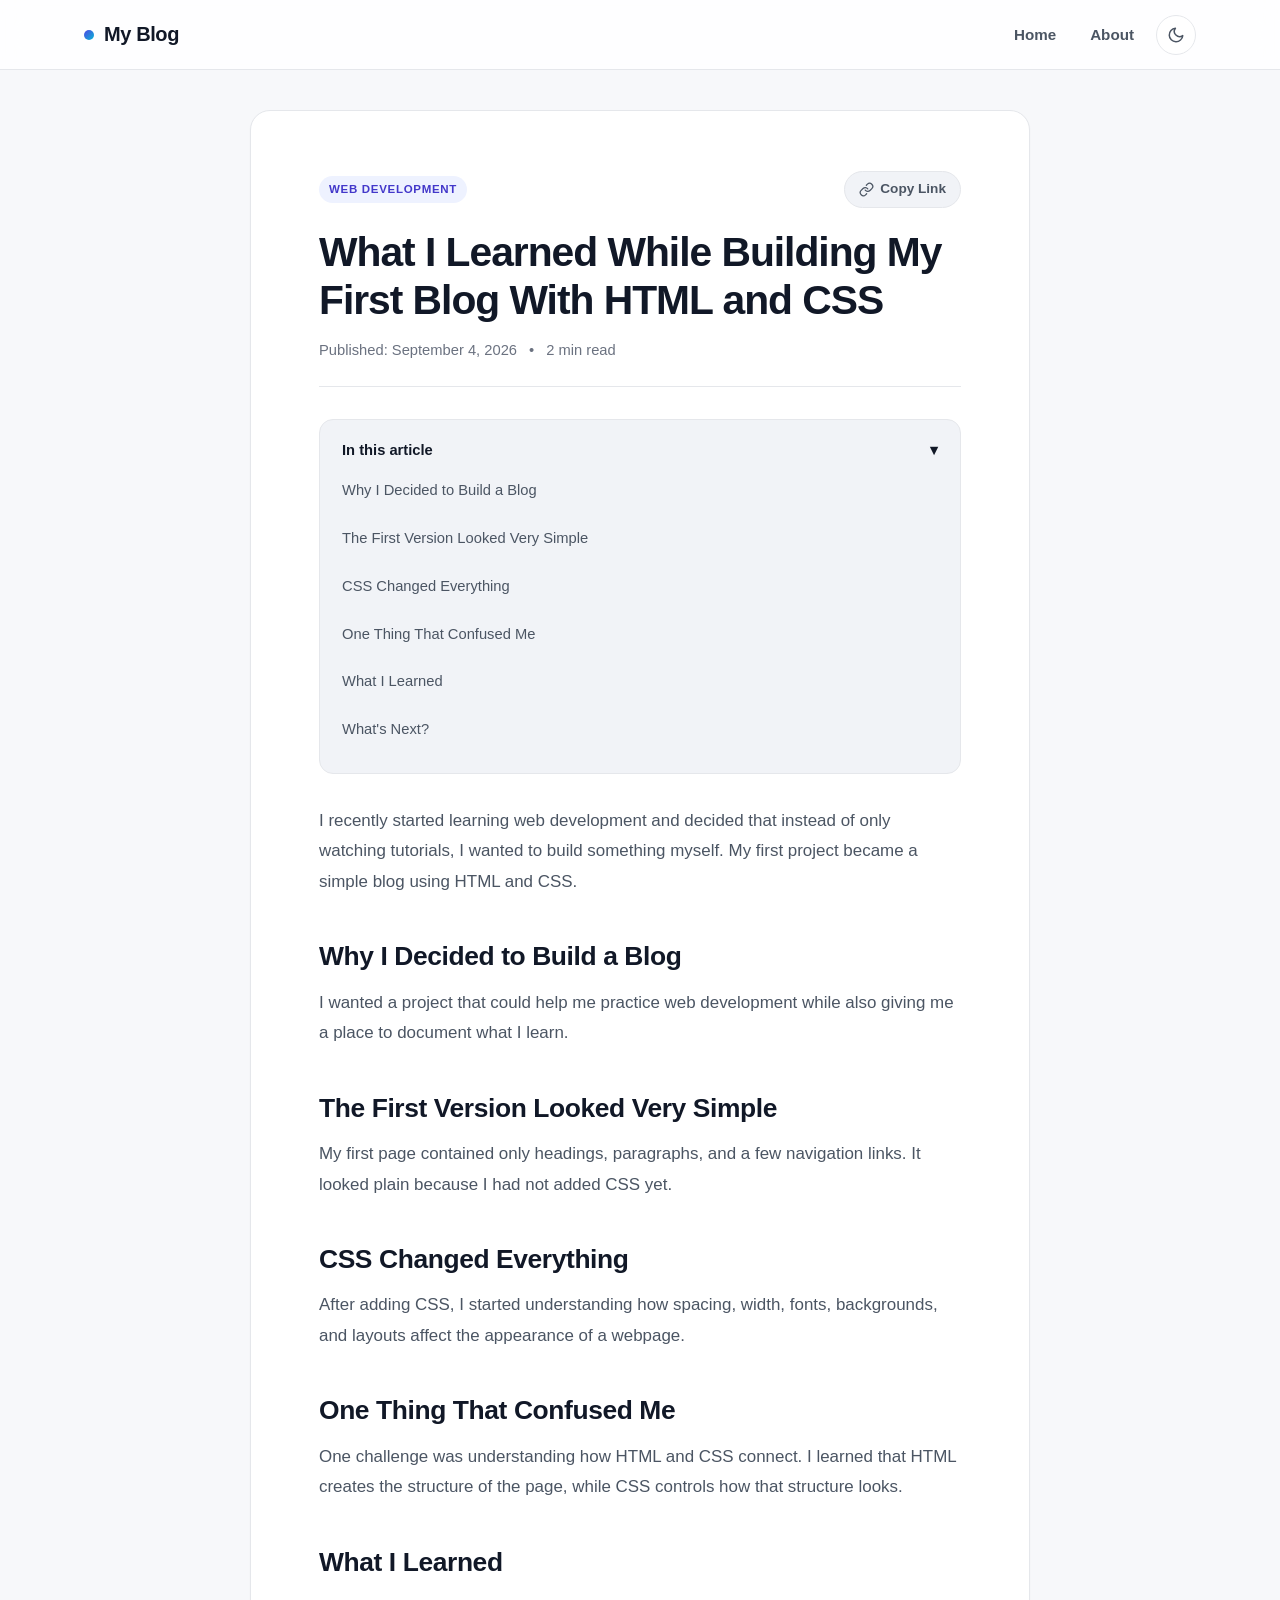
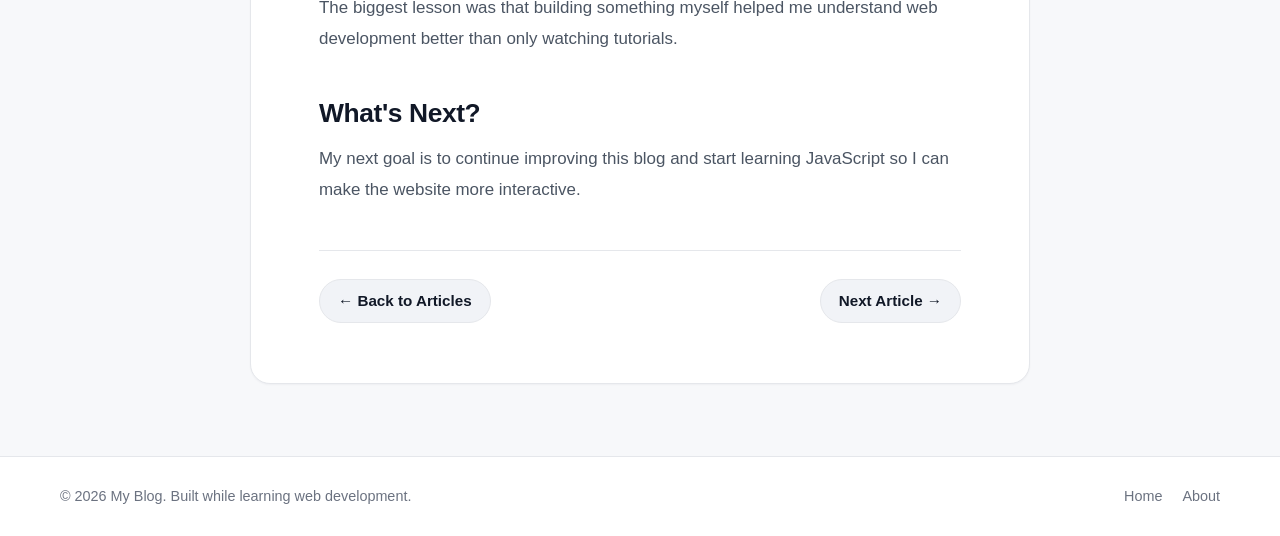
<file: building-my-first-blog.html>
<!DOCTYPE html>
<html lang="en">

<head>
    <meta charset="UTF-8">
    <meta name="viewport" content="width=device-width, initial-scale=1.0">
    <meta name="description" content="What I learned, what confused me, and what changed when I built my first blog using HTML and CSS.">
    <meta name="author" content="Isagi">
    <link rel="canonical" href="https://isagi398.github.io/building-my-first-blog.html">
    <title>What I Learned While Building My First Blog With HTML and CSS | My Blog</title>
    <script>
        (function () {
            var t = localStorage.getItem("blog-theme") || (window.matchMedia("(prefers-color-scheme: dark)").matches ? "dark" : "light");
            document.documentElement.setAttribute("data-theme", t);
        })();
    </script>
    <link rel="stylesheet" href="css/style.css?v=3">
</head>

<body>
    <div id="reading-progress" class="reading-progress" aria-hidden="true"></div>

    <header>
        <div class="header-container">
            <a href="index.html" class="brand">
                <span class="brand-dot" aria-hidden="true"></span>
                <span>My Blog</span>
            </a>

            <div class="header-actions">
                <nav id="main-nav" aria-label="Primary navigation">
                    <a href="index.html">Home</a>
                    <a href="about.html">About</a>
                </nav>

                <button type="button" id="theme-toggle" class="icon-btn" aria-label="Toggle dark mode" title="Toggle theme"></button>

                <button type="button" id="menu-toggle" class="icon-btn menu-toggle" aria-label="Toggle navigation menu" aria-expanded="false" aria-controls="main-nav">
                    <svg width="20" height="20" viewBox="0 0 24 24" fill="none" stroke="currentColor" stroke-width="2" stroke-linecap="round" stroke-linejoin="round" aria-hidden="true">
                        <line x1="3" y1="6" x2="21" y2="6"></line>
                        <line x1="3" y1="12" x2="21" y2="12"></line>
                        <line x1="3" y1="18" x2="21" y2="18"></line>
                    </svg>
                </button>
            </div>
        </div>
    </header>

    <main>
        <article class="full-article">
            <div class="article-meta-bar">
                <span class="category" data-cat="web-development">Web Development</span>
                <button type="button" id="share-article" class="share-btn">
                    <svg width="15" height="15" viewBox="0 0 24 24" fill="none" stroke="currentColor" stroke-width="2" stroke-linecap="round" stroke-linejoin="round" aria-hidden="true">
                        <path d="M10 13a5 5 0 0 0 7.54.54l3-3a5 5 0 0 0-7.07-7.07l-1.72 1.71"></path>
                        <path d="M14 11a5 5 0 0 0-7.54-.54l-3 3a5 5 0 0 0 7.07 7.07l1.71-1.71"></path>
                    </svg>
                    <span>Copy Link</span>
                </button>
            </div>

            <h2>What I Learned While Building My First Blog With HTML and CSS</h2>

            <div class="article-byline">
                <span>Published: September 4, 2026</span>
                <span>•</span>
                <span id="article-read-time">2 min read</span>
            </div>

            <div id="article-toc" class="toc-box" hidden></div>

            <p>
                I recently started learning web development and decided that instead of only watching tutorials, I wanted to build something myself. My first project became a simple blog using HTML and CSS.
            </p>

            <h3>Why I Decided to Build a Blog</h3>
            <p>
                I wanted a project that could help me practice web development while also giving me a place to document what I learn.
            </p>

            <h3>The First Version Looked Very Simple</h3>
            <p>
                My first page contained only headings, paragraphs, and a few navigation links. It looked plain because I had not added CSS yet.
            </p>

            <h3>CSS Changed Everything</h3>
            <p>
                After adding CSS, I started understanding how spacing, width, fonts, backgrounds, and layouts affect the appearance of a webpage.
            </p>

            <h3>One Thing That Confused Me</h3>
            <p>
                One challenge was understanding how HTML and CSS connect. I learned that HTML creates the structure of the page, while CSS controls how that structure looks.
            </p>

            <h3>What I Learned</h3>
            <p>
                The biggest lesson was that building something myself helped me understand web development better than only watching tutorials.
            </p>

            <h3>What's Next?</h3>
            <p>
                My next goal is to continue improving this blog and start learning JavaScript so I can make the website more interactive.
            </p>

            <div class="article-nav-footer">
                <a href="index.html" class="back-link">← Back to Articles</a>
                <a href="article-2.html" class="back-link">Next Article →</a>
            </div>
        </article>
    </main>

    <footer>
        <div class="footer-container">
            <p>© 2026 My Blog. Built while learning web development.</p>
            <div class="footer-links">
                <a href="index.html">Home</a>
                <a href="about.html">About</a>
            </div>
        </div>
    </footer>

    <button type="button" id="back-to-top" class="back-to-top" aria-label="Back to top" title="Back to top">
        <svg width="20" height="20" viewBox="0 0 24 24" fill="none" stroke="currentColor" stroke-width="2.2" stroke-linecap="round" stroke-linejoin="round" aria-hidden="true">
            <polyline points="18 15 12 9 6 15"></polyline>
        </svg>
    </button>

    <div id="toast" class="toast" role="status" aria-live="polite"></div>

    <script src="js/main.js" defer></script>
</body>

</html>
</file>
<file: css/style.css>
/* =========================
   DESIGN TOKENS & THEMING
========================= */

:root {
    --bg: #f7f8fa;
    --surface: #ffffff;
    --surface-subtle: #f1f3f7;
    --header-bg: rgba(255, 255, 255, 0.86);
    --text: #111827;
    --text-secondary: #4b5563;
    --text-muted: #6b7280;
    --border: #e5e7eb;
    --border-hover: #c7d2fe;

    --accent: #4f46e5;
    --accent-hover: #4338ca;
    --accent-soft: #eef2ff;
    --accent-text: #4338ca;

    --cat-web-bg: #eef2ff;
    --cat-web-text: #4338ca;
    --cat-learn-bg: #ecfdf5;
    --cat-learn-text: #047857;
    --cat-self-bg: #fffbeb;
    --cat-self-text: #b45309;

    --mark-bg: #fef08a;
    --mark-text: #111827;

    --shadow-sm: 0 1px 2px rgba(17, 24, 39, 0.04);
    --shadow-md: 0 10px 30px rgba(17, 24, 39, 0.07);
    --shadow-lg: 0 20px 40px rgba(17, 24, 39, 0.1);

    --radius-sm: 8px;
    --radius-md: 14px;
    --radius-lg: 20px;
    --radius-pill: 9999px;

    --container-max: 1160px;
    --article-max: 780px;
    --transition: 0.2s cubic-bezier(0.22, 1, 0.36, 1);
}

[data-theme="dark"] {
    --bg: #0b1120;
    --surface: #131c31;
    --surface-subtle: #1e293b;
    --header-bg: rgba(11, 17, 32, 0.85);
    --text: #f1f5f9;
    --text-secondary: #cbd5e1;
    --text-muted: #94a3b8;
    --border: #1e293b;
    --border-hover: #4f46e5;

    --accent: #818cf8;
    --accent-hover: #a5b4fc;
    --accent-soft: rgba(129, 140, 248, 0.14);
    --accent-text: #a5b4fc;

    --cat-web-bg: rgba(99, 102, 241, 0.16);
    --cat-web-text: #a5b4fc;
    --cat-learn-bg: rgba(16, 185, 129, 0.16);
    --cat-learn-text: #6ee7b7;
    --cat-self-bg: rgba(245, 158, 11, 0.16);
    --cat-self-text: #fcd34d;

    --mark-bg: rgba(250, 204, 21, 0.22);
    --mark-text: #fef08a;

    --shadow-sm: 0 1px 2px rgba(0, 0, 0, 0.3);
    --shadow-md: 0 12px 32px rgba(0, 0, 0, 0.35);
    --shadow-lg: 0 20px 45px rgba(0, 0, 0, 0.45);
}

/* =========================
   BASIC RESET & BASE
========================= */

*,
*::before,
*::after {
    box-sizing: border-box;
    margin: 0;
    padding: 0;
}

html {
    scroll-behavior: smooth;
    -webkit-text-size-adjust: 100%;
}

body {
    font-family: -apple-system, BlinkMacSystemFont, "Segoe UI", Roboto, Inter, "Helvetica Neue", Arial, sans-serif;
    background: var(--bg);
    color: var(--text);
    line-height: 1.65;
    min-height: 100dvh;
    display: flex;
    flex-direction: column;
    -webkit-font-smoothing: antialiased;
    -moz-osx-font-smoothing: grayscale;
    transition: background-color 0.25s ease, color 0.25s ease;
}

a {
    color: inherit;
    text-decoration: none;
    touch-action: manipulation;
    -webkit-tap-highlight-color: transparent;
}

button {
    font: inherit;
    color: inherit;
    background: none;
    border: none;
    cursor: pointer;
    touch-action: manipulation;
    -webkit-tap-highlight-color: transparent;
}

:focus-visible {
    outline: 2px solid var(--accent);
    outline-offset: 3px;
    border-radius: 6px;
}

/* =========================
   READING PROGRESS BAR
========================= */

.reading-progress {
    position: fixed;
    top: 0;
    left: 0;
    width: 0%;
    height: 3px;
    background: linear-gradient(90deg, var(--accent), #06b6d4);
    z-index: 200;
    transition: width 0.08s linear;
    pointer-events: none;
}

/* =========================
   STICKY HEADER & NAV
========================= */

header {
    position: sticky;
    top: 0;
    z-index: 100;
    background: var(--header-bg);
    backdrop-filter: blur(14px);
    -webkit-backdrop-filter: blur(14px);
    border-bottom: 1px solid var(--border);
    transition: background-color 0.25s ease, border-color 0.25s ease;
}

.header-container {
    max-width: var(--container-max);
    margin: 0 auto;
    padding: max(14px, env(safe-area-inset-top)) 24px 14px;
    display: flex;
    align-items: center;
    justify-content: space-between;
    gap: 16px;
}

.brand {
    display: inline-flex;
    align-items: center;
    gap: 10px;
    font-size: 1.25rem;
    font-weight: 800;
    letter-spacing: -0.02em;
    color: var(--text);
}

.brand-dot {
    width: 10px;
    height: 10px;
    border-radius: 50%;
    background: linear-gradient(135deg, var(--accent), #06b6d4);
    display: inline-block;
    flex-shrink: 0;
}

.header-actions {
    display: flex;
    align-items: center;
    gap: 8px;
}

nav {
    display: flex;
    align-items: center;
    gap: 6px;
}

nav a {
    font-size: 0.95rem;
    font-weight: 600;
    color: var(--text-secondary);
    padding: 8px 14px;
    border-radius: var(--radius-pill);
    transition: background-color var(--transition), color var(--transition);
}

nav a:hover {
    color: var(--text);
    background: var(--surface-subtle);
}

nav a.active {
    color: var(--accent-text);
    background: var(--accent-soft);
}

.icon-btn {
    width: 40px;
    height: 40px;
    border-radius: var(--radius-pill);
    display: inline-flex;
    align-items: center;
    justify-content: center;
    color: var(--text-secondary);
    border: 1px solid var(--border);
    background: var(--surface);
    transition: background-color var(--transition), color var(--transition), border-color var(--transition), transform var(--transition);
}

.icon-btn:hover {
    color: var(--text);
    border-color: var(--border-hover);
    background: var(--surface-subtle);
}

.icon-btn:active {
    transform: scale(0.94);
}

.menu-toggle {
    display: none;
}

/* =========================
   MAIN CONTAINER
========================= */

main {
    flex: 1;
    width: 100%;
    max-width: var(--container-max);
    margin: 0 auto;
    padding: 40px 24px 72px;
}

/* =========================
   HERO SECTION
========================= */

.hero {
    position: relative;
    background: var(--surface);
    border: 1px solid var(--border);
    border-radius: var(--radius-lg);
    padding: clamp(36px, 6vw, 68px) clamp(22px, 5vw, 56px);
    text-align: center;
    margin-bottom: 48px;
    box-shadow: var(--shadow-sm);
    overflow: hidden;
}

.hero::before {
    content: "";
    position: absolute;
    inset: 0;
    background: radial-gradient(circle at 50% 0%, var(--accent-soft), transparent 65%);
    pointer-events: none;
}

.hero-content {
    position: relative;
    z-index: 1;
    max-width: 720px;
    margin: 0 auto;
}

.hero-badge {
    display: inline-flex;
    align-items: center;
    gap: 8px;
    font-size: 0.8rem;
    font-weight: 700;
    letter-spacing: 0.04em;
    text-transform: uppercase;
    color: var(--accent-text);
    background: var(--accent-soft);
    padding: 6px 14px;
    border-radius: var(--radius-pill);
    margin-bottom: 20px;
}

.hero h1,
.hero h2 {
    font-size: clamp(2rem, 5vw, 3.35rem);
    font-weight: 800;
    line-height: 1.12;
    letter-spacing: -0.03em;
    margin-bottom: 18px;
    color: var(--text);
}

.hero p {
    font-size: clamp(1rem, 2.2vw, 1.2rem);
    color: var(--text-secondary);
    max-width: 600px;
    margin: 0 auto 28px;
}

.hero-cta {
    display: flex;
    align-items: center;
    justify-content: center;
    flex-wrap: wrap;
    gap: 12px;
}

.btn {
    display: inline-flex;
    align-items: center;
    justify-content: center;
    gap: 8px;
    min-height: 44px;
    padding: 10px 22px;
    border-radius: var(--radius-pill);
    font-size: 0.95rem;
    font-weight: 600;
    transition: transform var(--transition), background-color var(--transition), box-shadow var(--transition), border-color var(--transition);
}

.btn:active {
    transform: scale(0.97);
}

.btn-primary {
    background: var(--accent);
    color: #ffffff;
    box-shadow: 0 4px 14px rgba(79, 70, 229, 0.25);
}

.btn-primary:hover {
    background: var(--accent-hover);
    transform: translateY(-1px);
}

.btn-secondary {
    background: var(--surface-subtle);
    color: var(--text);
    border: 1px solid var(--border);
}

.btn-secondary:hover {
    border-color: var(--border-hover);
    background: var(--surface);
}

/* =========================
   FILTER & SEARCH TOOLBAR
========================= */

.section-header {
    display: flex;
    align-items: flex-end;
    justify-content: space-between;
    flex-wrap: wrap;
    gap: 16px;
    margin-bottom: 20px;
}

.latest-articles h2 {
    font-size: clamp(1.5rem, 3vw, 2rem);
    font-weight: 800;
    letter-spacing: -0.02em;
}

.article-count {
    font-size: 0.9rem;
    color: var(--text-muted);
    font-weight: 500;
}

.controls-bar {
    display: flex;
    align-items: center;
    justify-content: space-between;
    flex-wrap: wrap;
    gap: 14px;
    margin-bottom: 28px;
}

.filter-pills {
    display: flex;
    align-items: center;
    gap: 8px;
    overflow-x: auto;
    max-width: 100%;
    padding-bottom: 4px;
    scrollbar-width: none;
}

.filter-pills::-webkit-scrollbar {
    display: none;
}

.filter-pill {
    flex-shrink: 0;
    min-height: 38px;
    padding: 7px 16px;
    border-radius: var(--radius-pill);
    font-size: 0.875rem;
    font-weight: 600;
    color: var(--text-secondary);
    background: var(--surface);
    border: 1px solid var(--border);
    transition: all var(--transition);
}

.filter-pill:hover {
    color: var(--text);
    border-color: var(--border-hover);
}

.filter-pill.active {
    background: var(--accent);
    color: #ffffff;
    border-color: var(--accent);
}

.search-box {
    position: relative;
    flex: 1 1 240px;
    max-width: 340px;
}

.search-box svg {
    position: absolute;
    left: 14px;
    top: 50%;
    transform: translateY(-50%);
    color: var(--text-muted);
    pointer-events: none;
}

.search-input {
    width: 100%;
    min-height: 42px;
    padding: 9px 38px 9px 40px;
    border-radius: var(--radius-pill);
    border: 1px solid var(--border);
    background: var(--surface);
    color: var(--text);
    font-size: 0.925rem;
    transition: border-color var(--transition), box-shadow var(--transition);
}

.search-input::placeholder {
    color: var(--text-muted);
}

.search-input:focus {
    outline: none;
    border-color: var(--accent);
    box-shadow: 0 0 0 3px var(--accent-soft);
}

.search-clear {
    position: absolute;
    right: 8px;
    top: 50%;
    transform: translateY(-50%);
    width: 28px;
    height: 28px;
    border-radius: 50%;
    display: none;
    align-items: center;
    justify-content: center;
    color: var(--text-muted);
}

.search-clear.visible {
    display: inline-flex;
}

.search-clear:hover {
    background: var(--surface-subtle);
    color: var(--text);
}

/* =========================
   ARTICLE GRID & CARDS
========================= */

.article-grid {
    display: grid;
    grid-template-columns: repeat(auto-fill, minmax(310px, 1fr));
    gap: 24px;
}

.article-card {
    background: var(--surface);
    border: 1px solid var(--border);
    border-radius: var(--radius-md);
    padding: 28px;
    display: flex;
    flex-direction: column;
    box-shadow: var(--shadow-sm);
    transition: transform var(--transition), box-shadow var(--transition), border-color var(--transition);
}

.article-card:hover {
    transform: translateY(-4px);
    box-shadow: var(--shadow-md);
    border-color: var(--border-hover);
}

.article-card:active {
    transform: scale(0.99);
}

.article-card.is-hidden {
    display: none;
}

.card-top {
    display: flex;
    align-items: center;
    justify-content: space-between;
    gap: 10px;
    margin-bottom: 16px;
}

.category {
    display: inline-block;
    font-size: 0.72rem;
    font-weight: 700;
    letter-spacing: 0.06em;
    text-transform: uppercase;
    padding: 4px 10px;
    border-radius: var(--radius-pill);
    background: var(--cat-web-bg);
    color: var(--cat-web-text);
}

.category[data-cat="learning"] {
    background: var(--cat-learn-bg);
    color: var(--cat-learn-text);
}

.category[data-cat="self-improvement"] {
    background: var(--cat-self-bg);
    color: var(--cat-self-text);
}

.read-time {
    font-size: 0.8rem;
    color: var(--text-muted);
    font-weight: 500;
}

.article-card h3 {
    font-size: 1.28rem;
    font-weight: 700;
    line-height: 1.35;
    letter-spacing: -0.015em;
    margin-bottom: 12px;
    color: var(--text);
}

.article-card p {
    color: var(--text-secondary);
    font-size: 0.96rem;
    margin-bottom: 24px;
    flex: 1;
}

.card-footer {
    display: flex;
    align-items: center;
    justify-content: space-between;
    padding-top: 16px;
    border-top: 1px solid var(--border);
    font-size: 0.875rem;
}

.card-date {
    color: var(--text-muted);
}

.read-more {
    display: inline-flex;
    align-items: center;
    gap: 6px;
    font-weight: 700;
    color: var(--accent-text);
    transition: gap var(--transition);
}

.article-card:hover .read-more {
    gap: 10px;
}

.article-card.coming-soon {
    border-style: dashed;
    opacity: 0.9;
}

.article-card.coming-soon .read-more {
    color: var(--text-muted);
}

/* Empty state */
.empty-state {
    display: none;
    text-align: center;
    padding: 56px 24px;
    background: var(--surface);
    border: 1px dashed var(--border);
    border-radius: var(--radius-md);
}

.empty-state.visible {
    display: block;
}

.empty-state h3 {
    font-size: 1.2rem;
    margin-bottom: 8px;
}

.empty-state p {
    color: var(--text-muted);
    margin-bottom: 20px;
}

/* =========================
   ARTICLE & ABOUT PAGE
========================= */

.full-article {
    max-width: var(--article-max);
    margin: 0 auto;
    background: var(--surface);
    border-radius: var(--radius-lg);
    padding: clamp(28px, 5vw, 60px) clamp(20px, 6vw, 68px);
    border: 1px solid var(--border);
    box-shadow: var(--shadow-sm);
}

.article-meta-bar {
    display: flex;
    align-items: center;
    justify-content: space-between;
    flex-wrap: wrap;
    gap: 12px;
    margin-bottom: 20px;
}

.full-article h2 {
    font-size: clamp(1.75rem, 4vw, 2.55rem);
    font-weight: 800;
    line-height: 1.18;
    letter-spacing: -0.025em;
    margin-bottom: 14px;
    color: var(--text);
}

.article-byline {
    display: flex;
    align-items: center;
    flex-wrap: wrap;
    gap: 12px;
    font-size: 0.92rem;
    color: var(--text-muted);
    margin-bottom: 32px;
    padding-bottom: 24px;
    border-bottom: 1px solid var(--border);
}

.share-btn {
    display: inline-flex;
    align-items: center;
    gap: 6px;
    padding: 6px 14px;
    min-height: 36px;
    border-radius: var(--radius-pill);
    font-size: 0.85rem;
    font-weight: 600;
    color: var(--text-secondary);
    background: var(--surface-subtle);
    border: 1px solid var(--border);
    transition: all var(--transition);
}

.share-btn:hover {
    color: var(--accent-text);
    border-color: var(--border-hover);
}

/* Auto Table of Contents */
.toc-box {
    background: var(--surface-subtle);
    border: 1px solid var(--border);
    border-radius: var(--radius-md);
    padding: 18px 22px;
    margin-bottom: 32px;
}

.toc-toggle {
    width: 100%;
    display: flex;
    align-items: center;
    justify-content: space-between;
    font-size: 0.92rem;
    font-weight: 700;
    color: var(--text);
}

.toc-list {
    list-style: none;
    margin: 12px 0 0 0 !important;
    padding: 0;
    display: grid;
    gap: 6px;
}

.toc-box.collapsed .toc-list {
    display: none;
}

.toc-list a {
    display: block;
    font-size: 0.92rem;
    color: var(--text-secondary);
    padding: 4px 0;
    transition: color var(--transition);
}

.toc-list a:hover {
    color: var(--accent-text);
}

.full-article p {
    font-size: 1.06rem;
    line-height: 1.8;
    color: var(--text-secondary);
    margin-bottom: 22px;
}

.full-article h3 {
    font-size: clamp(1.3rem, 2.5vw, 1.65rem);
    font-weight: 700;
    line-height: 1.3;
    letter-spacing: -0.015em;
    margin-top: 42px;
    margin-bottom: 14px;
    color: var(--text);
    scroll-margin-top: 84px;
}

.full-article mark {
    background: var(--mark-bg) !important;
    color: var(--mark-text) !important;
    padding: 2px 7px;
    border-radius: 5px;
    font-weight: 600;
}

.full-article ul {
    margin: 8px 0 26px 24px;
}

.full-article li {
    font-size: 1.04rem;
    line-height: 1.75;
    color: var(--text-secondary);
    margin-bottom: 8px;
}

.article-nav-footer {
    margin-top: 44px;
    padding-top: 28px;
    border-top: 1px solid var(--border);
    display: flex;
    align-items: center;
    justify-content: space-between;
    flex-wrap: wrap;
    gap: 14px;
}

.back-link {
    display: inline-flex;
    align-items: center;
    gap: 8px;
    min-height: 44px;
    padding: 8px 18px;
    border-radius: var(--radius-pill);
    font-weight: 600;
    font-size: 0.95rem;
    color: var(--text);
    background: var(--surface-subtle);
    border: 1px solid var(--border);
    transition: all var(--transition);
}

.back-link:hover {
    border-color: var(--border-hover);
    color: var(--accent-text);
}

/* =========================
   FOOTER
========================= */

footer {
    border-top: 1px solid var(--border);
    background: var(--surface);
    padding: 28px 24px max(28px, env(safe-area-inset-bottom));
    margin-top: auto;
}

.footer-container {
    max-width: var(--container-max);
    margin: 0 auto;
    display: flex;
    align-items: center;
    justify-content: space-between;
    flex-wrap: wrap;
    gap: 16px;
    font-size: 0.9rem;
    color: var(--text-muted);
}

.footer-links {
    display: flex;
    align-items: center;
    gap: 20px;
}

.footer-links a:hover {
    color: var(--text);
}

/* =========================
   BACK TO TOP & TOAST
========================= */

.back-to-top {
    position: fixed;
    right: 20px;
    bottom: max(20px, env(safe-area-inset-bottom));
    width: 44px;
    height: 44px;
    border-radius: 50%;
    background: var(--surface);
    color: var(--text);
    border: 1px solid var(--border);
    box-shadow: var(--shadow-md);
    display: inline-flex;
    align-items: center;
    justify-content: center;
    opacity: 0;
    visibility: hidden;
    transform: translateY(12px);
    transition: all var(--transition);
    z-index: 90;
}

.back-to-top.visible {
    opacity: 1;
    visibility: visible;
    transform: translateY(0);
}

.back-to-top:hover {
    border-color: var(--border-hover);
    color: var(--accent-text);
}

.toast {
    position: fixed;
    left: 50%;
    bottom: max(24px, env(safe-area-inset-bottom));
    transform: translate(-50%, 16px);
    background: var(--text);
    color: var(--bg);
    padding: 10px 20px;
    border-radius: var(--radius-pill);
    font-size: 0.9rem;
    font-weight: 600;
    box-shadow: var(--shadow-lg);
    opacity: 0;
    visibility: hidden;
    transition: all 0.25s ease;
    z-index: 300;
    text-align: center;
    max-width: calc(100vw - 32px);
}

.toast.visible {
    opacity: 1;
    visibility: visible;
    transform: translate(-50%, 0);
}

/* =========================
   MOBILE RESPONSIVE
========================= */

@media (max-width: 680px) {
    .header-container {
        padding: max(12px, env(safe-area-inset-top)) 16px 12px;
    }

    .menu-toggle {
        display: inline-flex;
    }

    nav {
        position: absolute;
        top: 100%;
        left: 0;
        right: 0;
        background: var(--surface);
        border-bottom: 1px solid var(--border);
        padding: 12px 16px 16px;
        flex-direction: column;
        align-items: stretch;
        gap: 6px;
        box-shadow: var(--shadow-md);
        display: none;
    }

    nav.open {
        display: flex;
    }

    nav a {
        padding: 12px 16px;
        border-radius: var(--radius-sm);
    }

    main {
        padding: 24px 16px 56px;
    }

    .hero {
        margin-bottom: 32px;
        border-radius: var(--radius-md);
    }

    .controls-bar {
        flex-direction: column;
        align-items: stretch;
    }

    .search-box {
        max-width: 100%;
    }

    .article-grid {
        grid-template-columns: 1fr;
        gap: 16px;
    }

    .article-card {
        padding: 22px;
    }

    .full-article {
        border-radius: var(--radius-md);
    }

    .footer-container {
        flex-direction: column;
        text-align: center;
    }
}

@media (prefers-reduced-motion: reduce) {
    *,
    *::before,
    *::after {
        animation-duration: 0.01ms !important;
        transition-duration: 0.01ms !important;
        scroll-behavior: auto !important;
    }
}
</file>
